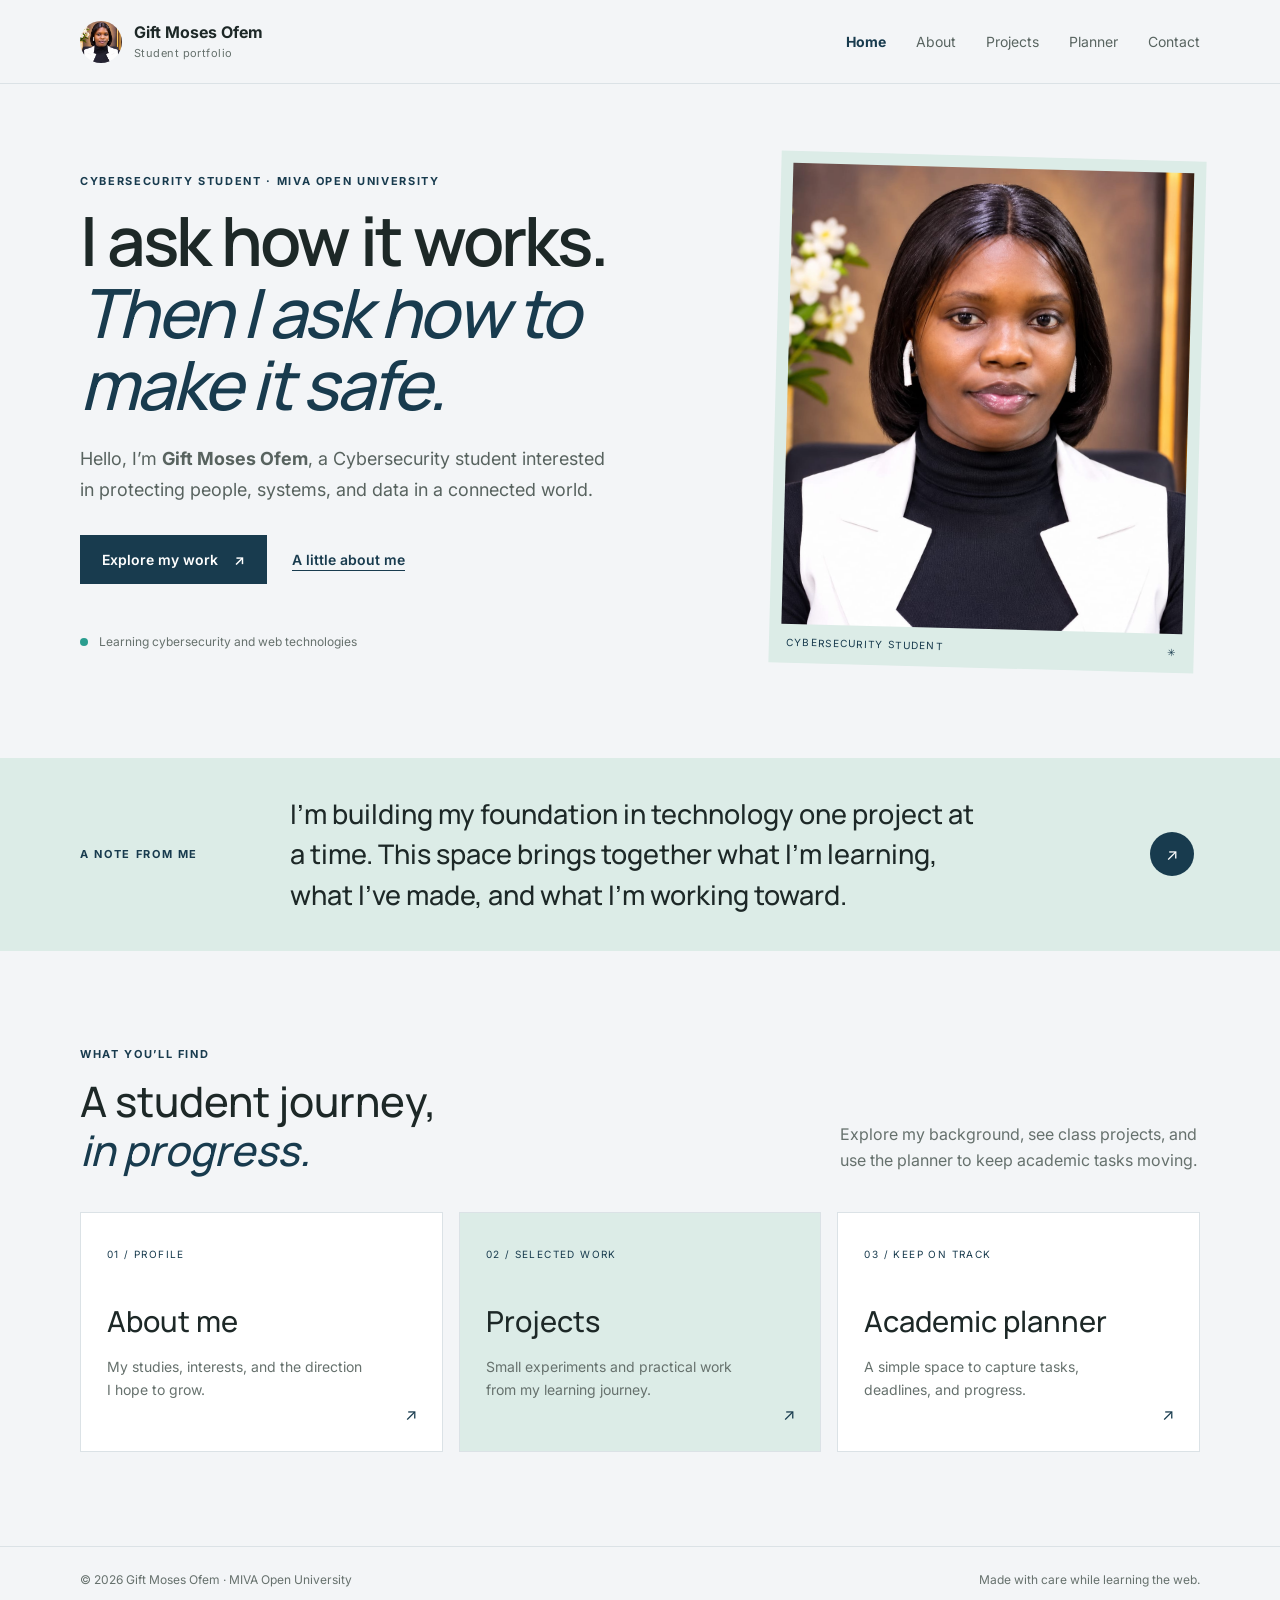
<file: index.html>
<!doctype html>
<html lang="en">
<head>
  <meta charset="utf-8">
  <meta name="viewport" content="width=device-width, initial-scale=1">
  <meta name="description" content="The academic portfolio of Gift Moses Ofem, a Cybersecurity student at MIVA Open University.">
  <title>Gift Moses Ofem | Student Portfolio</title>
  <link rel="stylesheet" href="styles.css">
  <script src="script.js" defer></script>
</head>
<body>
  <header class="site-header"><a class="brand" href="index.html"><img class="brand-mark" src="assets/gift-moses-portrait.jpeg" alt=""><span>Gift Moses Ofem<small>Student portfolio</small></span></a><button class="menu-toggle" aria-expanded="false" aria-controls="site-nav">Menu</button><nav id="site-nav" aria-label="Main navigation"><a aria-current="page" href="index.html">Home</a><a href="about.html">About</a><a href="projects.html">Projects</a><a href="planner.html">Planner</a><a href="contact.html">Contact</a></nav></header>
  <main>
    <section class="hero wrap"><div class="hero-copy"><p class="eyebrow">CYBERSECURITY STUDENT · MIVA OPEN UNIVERSITY</p><h1>I ask how it works.<br><em>Then I ask how to make it safe.</em></h1><p class="lead">Hello, I’m <strong>Gift Moses Ofem</strong>, a Cybersecurity student interested in protecting people, systems, and data in a connected world.</p><div class="actions"><a class="button" href="projects.html">Explore my work <span aria-hidden="true">↗</span></a><a class="text-link" href="about.html">A little about me</a></div><div class="hero-note"><span class="status-dot"></span> Learning cybersecurity and web technologies</div></div><div class="portrait-card"><img src="assets/gift-moses-portrait.jpeg" alt="Studio portrait of Gift Moses Ofem"><div class="portrait-caption"><span>CYBERSECURITY STUDENT</span><span>✳</span></div></div></section>
    <section class="intro-band"><div class="wrap intro-grid"><p class="eyebrow">A NOTE FROM ME</p><p class="intro-text">I’m building my foundation in technology one project at a time. This space brings together what I’m learning, what I’ve made, and what I’m working toward.</p><a class="round-link" href="about.html" aria-label="Read more about me">↗</a></div></section>
    <section class="wrap section-pad"><div class="section-heading"><div><p class="eyebrow">WHAT YOU’LL FIND</p><h2>A student journey,<br><em>in progress.</em></h2></div><p>Explore my background, see class projects, and use the planner to keep academic tasks moving.</p></div><div class="feature-grid"><a class="feature-card" href="about.html"><span class="card-index">01 / PROFILE</span><h3>About me</h3><p>My studies, interests, and the direction I hope to grow.</p><span class="arrow">↗</span></a><a class="feature-card accent" href="projects.html"><span class="card-index">02 / SELECTED WORK</span><h3>Projects</h3><p>Small experiments and practical work from my learning journey.</p><span class="arrow">↗</span></a><a class="feature-card" href="planner.html"><span class="card-index">03 / KEEP ON TRACK</span><h3>Academic planner</h3><p>A simple space to capture tasks, deadlines, and progress.</p><span class="arrow">↗</span></a></div></section>
  </main>
  <footer class="site-footer"><div class="wrap footer-row"><span>© <span data-year></span> Gift Moses Ofem · MIVA Open University</span><span>Made with care while learning the web.</span></div></footer>
</body></html>
</file>
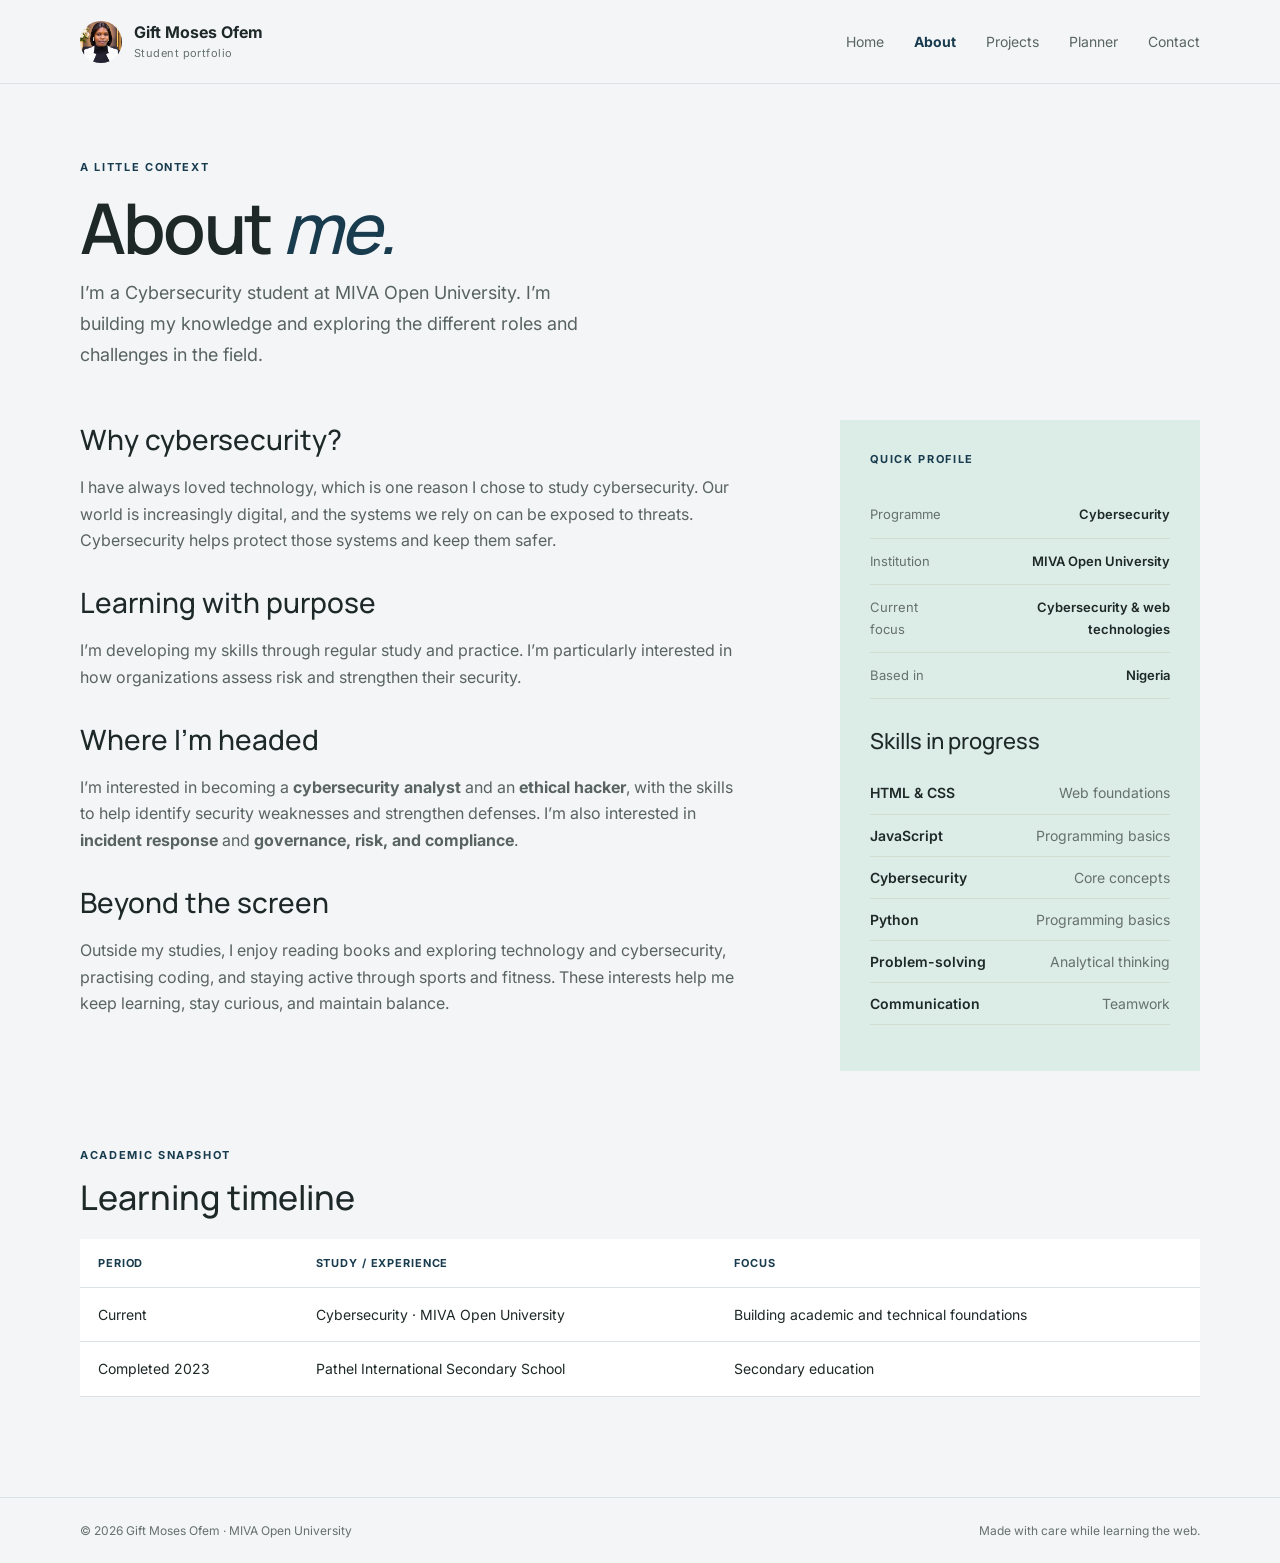
<file: about.html>
<!doctype html>
<html lang="en"><head><meta charset="utf-8"><meta name="viewport" content="width=device-width, initial-scale=1"><meta name="description" content="Learn about Gift Moses Ofem's education, skills, and aspirations."><title>About | Gift Moses Ofem</title><link rel="stylesheet" href="styles.css"><script src="script.js" defer></script></head>
<body><header class="site-header"><a class="brand" href="index.html"><img class="brand-mark" src="assets/gift-moses-portrait.jpeg" alt=""><span>Gift Moses Ofem<small>Student portfolio</small></span></a><button class="menu-toggle" aria-expanded="false" aria-controls="site-nav">Menu</button><nav id="site-nav" aria-label="Main navigation"><a href="index.html">Home</a><a aria-current="page" href="about.html">About</a><a href="projects.html">Projects</a><a href="planner.html">Planner</a><a href="contact.html">Contact</a></nav></header>
<main class="wrap page-main"><section class="page-intro"><p class="eyebrow">A LITTLE CONTEXT</p><h1>About <em>me.</em></h1><p class="lead">I’m a Cybersecurity student at MIVA Open University. I’m building my knowledge and exploring the different roles and challenges in the field.</p></section><section class="about-layout"><div class="about-copy"><h2>Why cybersecurity?</h2><p>I have always loved technology, which is one reason I chose to study cybersecurity. Our world is increasingly digital, and the systems we rely on can be exposed to threats. Cybersecurity helps protect those systems and keep them safer.</p><h2>Learning with purpose</h2><p>I’m developing my skills through regular study and practice. I’m particularly interested in how organizations assess risk and strengthen their security.</p><h2>Where I’m headed</h2><p>I’m interested in becoming a <strong>cybersecurity analyst</strong> and an <strong>ethical hacker</strong>, with the skills to help identify security weaknesses and strengthen defenses. I’m also interested in <strong>incident response</strong> and <strong>governance, risk, and compliance</strong>.</p><h2>Beyond the screen</h2><p>Outside my studies, I enjoy reading books and exploring technology and cybersecurity, practising coding, and staying active through sports and fitness. These interests help me keep learning, stay curious, and maintain balance.</p></div><aside class="profile-panel"><p class="eyebrow">QUICK PROFILE</p><dl><div><dt>Programme</dt><dd>Cybersecurity</dd></div><div><dt>Institution</dt><dd>MIVA Open University</dd></div><div><dt>Current focus</dt><dd>Cybersecurity &amp; web technologies</dd></div><div><dt>Based in</dt><dd>Nigeria</dd></div></dl><h3>Skills in progress</h3><ul class="skill-list"><li>HTML &amp; CSS <span>Web foundations</span></li><li>JavaScript <span>Programming basics</span></li><li>Cybersecurity <span>Core concepts</span></li><li>Python <span>Programming basics</span></li><li>Problem-solving <span>Analytical thinking</span></li><li>Communication <span>Teamwork</span></li></ul></aside></section><section class="table-section"><p class="eyebrow">ACADEMIC SNAPSHOT</p><h2>Learning timeline</h2><div class="table-scroll"><table><thead><tr><th>Period</th><th>Study / experience</th><th>Focus</th></tr></thead><tbody><tr><td>Current</td><td>Cybersecurity · MIVA Open University</td><td>Building academic and technical foundations</td></tr><tr><td>Completed 2023</td><td>Pathel International Secondary School</td><td>Secondary education</td></tr></tbody></table></div></section></main><footer class="site-footer"><div class="wrap footer-row"><span>© <span data-year></span> Gift Moses Ofem · MIVA Open University</span><span>Made with care while learning the web.</span></div></footer></body></html>
</file>
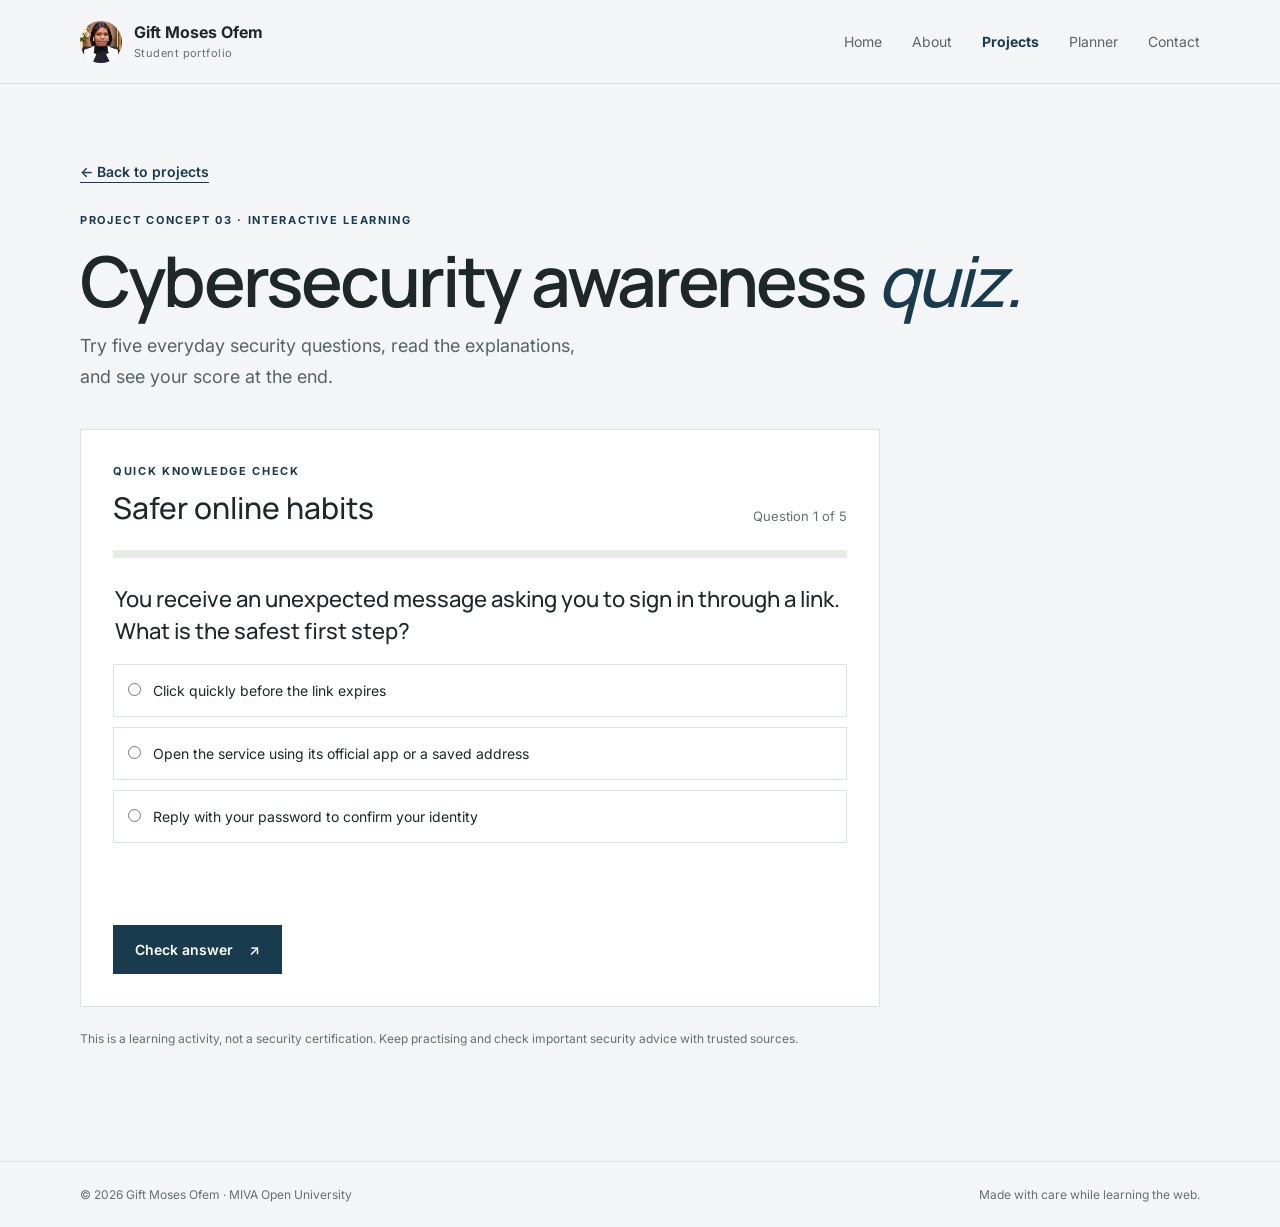
<file: awareness-quiz.html>
<!doctype html>
<html lang="en">
<head>
  <meta charset="utf-8">
  <meta name="viewport" content="width=device-width, initial-scale=1">
  <meta name="description" content="A short cybersecurity awareness quiz by Gift Moses Ofem.">
  <title>Cybersecurity Awareness Quiz | Gift Moses Ofem</title>
  <link rel="stylesheet" href="styles.css">
  <script src="script.js" defer></script>
  <script src="awareness-quiz.js" defer></script>
</head>
<body>
  <header class="site-header">
    <a class="brand" href="index.html"><img class="brand-mark" src="assets/gift-moses-portrait.jpeg" alt=""><span>Gift Moses Ofem<small>Student portfolio</small></span></a>
    <button class="menu-toggle" aria-expanded="false" aria-controls="site-nav">Menu</button>
    <nav id="site-nav" aria-label="Main navigation"><a href="index.html">Home</a><a href="about.html">About</a><a aria-current="page" href="projects.html">Projects</a><a href="planner.html">Planner</a><a href="contact.html">Contact</a></nav>
  </header>
  <main class="wrap page-main quiz-page">
    <a class="back-link" href="projects.html">← Back to projects</a>
    <section class="page-intro">
      <p class="eyebrow">PROJECT CONCEPT 03 · INTERACTIVE LEARNING</p>
      <h1>Cybersecurity awareness <em>quiz.</em></h1>
      <p class="lead">Try five everyday security questions, read the explanations, and see your score at the end.</p>
    </section>
    <section id="quiz-card" class="quiz-card" aria-labelledby="quiz-heading">
      <div class="quiz-heading-row"><div><p class="eyebrow">QUICK KNOWLEDGE CHECK</p><h2 id="quiz-heading">Safer online habits</h2></div><span id="quiz-counter" class="quiz-counter">Question 1 of 5</span></div>
      <div class="quiz-progress" role="progressbar" aria-label="Quiz progress" aria-valuemin="0" aria-valuemax="5" aria-valuenow="0"><span id="quiz-progress-fill"></span></div>
      <form id="quiz-form" class="quiz-form">
        <fieldset id="quiz-options" class="quiz-options"><legend id="quiz-question">Loading question…</legend></fieldset>
        <p id="quiz-feedback" class="quiz-feedback" aria-live="polite"></p>
        <button id="quiz-action" class="button" type="submit">Check answer <span aria-hidden="true">↗</span></button>
      </form>
      <section id="quiz-result" class="quiz-result" aria-live="polite" hidden>
        <p class="eyebrow">QUIZ COMPLETE</p><h2 id="quiz-score"></h2><p id="quiz-summary"></p><button id="quiz-restart" class="button" type="button">Try again <span aria-hidden="true">↻</span></button>
      </section>
    </section>
    <p class="quiz-note">This is a learning activity, not a security certification. Keep practising and check important security advice with trusted sources.</p>
  </main>
  <footer class="site-footer"><div class="wrap footer-row"><span>© <span data-year></span> Gift Moses Ofem · MIVA Open University</span><span>Made with care while learning the web.</span></div></footer>
</body>
</html>
</file>
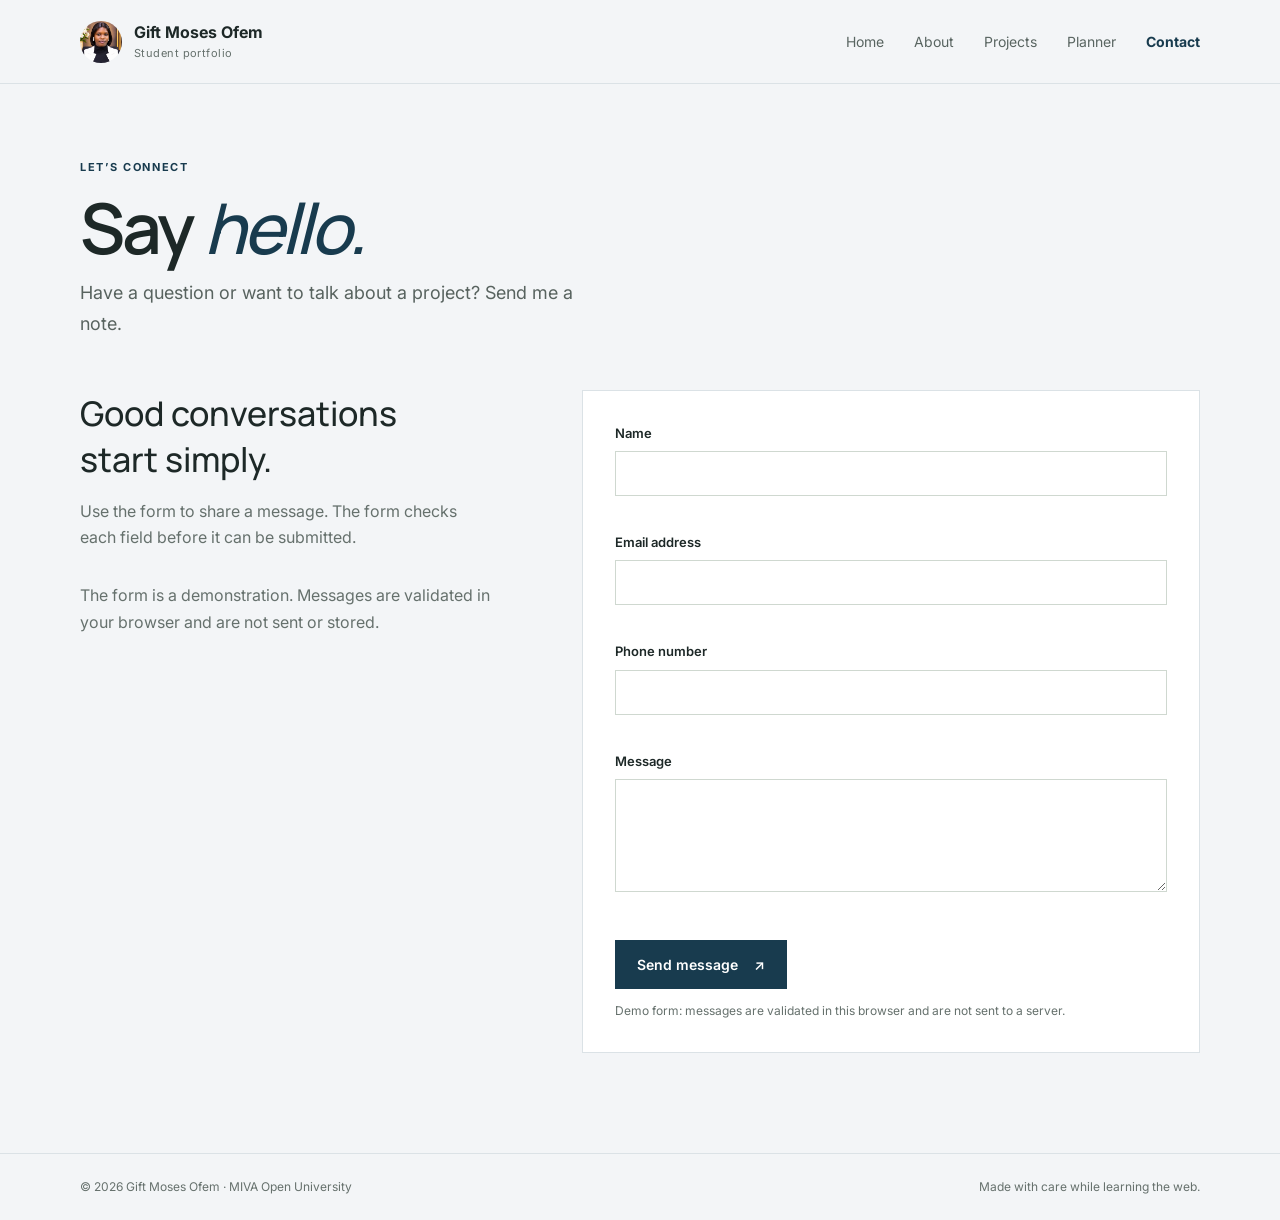
<file: contact.html>
<!doctype html>
<html lang="en"><head><meta charset="utf-8"><meta name="viewport" content="width=device-width, initial-scale=1"><meta name="description" content="Contact Gift Moses Ofem."><title>Contact | Gift Moses Ofem</title><link rel="stylesheet" href="styles.css"><script src="script.js" defer></script></head>
<body><header class="site-header"><a class="brand" href="index.html"><img class="brand-mark" src="assets/gift-moses-portrait.jpeg" alt=""><span>Gift Moses Ofem<small>Student portfolio</small></span></a><button class="menu-toggle" aria-expanded="false" aria-controls="site-nav">Menu</button><nav id="site-nav" aria-label="Main navigation"><a href="index.html">Home</a><a href="about.html">About</a><a href="projects.html">Projects</a><a href="planner.html">Planner</a><a aria-current="page" href="contact.html">Contact</a></nav></header><main class="wrap page-main"><section class="page-intro"><p class="eyebrow">LET’S CONNECT</p><h1>Say <em>hello.</em></h1><p class="lead">Have a question or want to talk about a project? Send me a note.</p></section><section class="contact-layout"><div class="contact-aside"><h2>Good conversations<br>start simply.</h2><p>Use the form to share a message. The form checks each field before it can be submitted.</p><p class="contact-detail">The form is a demonstration. Messages are validated in your browser and are not sent or stored.</p></div><form id="contact-form" class="contact-form" novalidate><div class="field"><label for="name">Name</label><input id="name" name="name" autocomplete="name" required><small class="field-error" id="name-error"></small></div><div class="field"><label for="email">Email address</label><input id="email" name="email" type="email" autocomplete="email" required><small class="field-error" id="email-error"></small></div><div class="field"><label for="phone">Phone number</label><input id="phone" name="phone" type="tel" inputmode="numeric" autocomplete="tel" required><small class="field-error" id="phone-error"></small></div><div class="field"><label for="message">Message</label><textarea id="message" name="message" rows="5" required></textarea><small class="field-error" id="message-error"></small></div><button class="button" type="submit">Send message <span aria-hidden="true">↗</span></button><p id="contact-status" class="form-message" aria-live="polite">Demo form: messages are validated in this browser and are not sent to a server.</p></form></section></main><footer class="site-footer"><div class="wrap footer-row"><span>© <span data-year></span> Gift Moses Ofem · MIVA Open University</span><span>Made with care while learning the web.</span></div></footer></body></html>
</file>
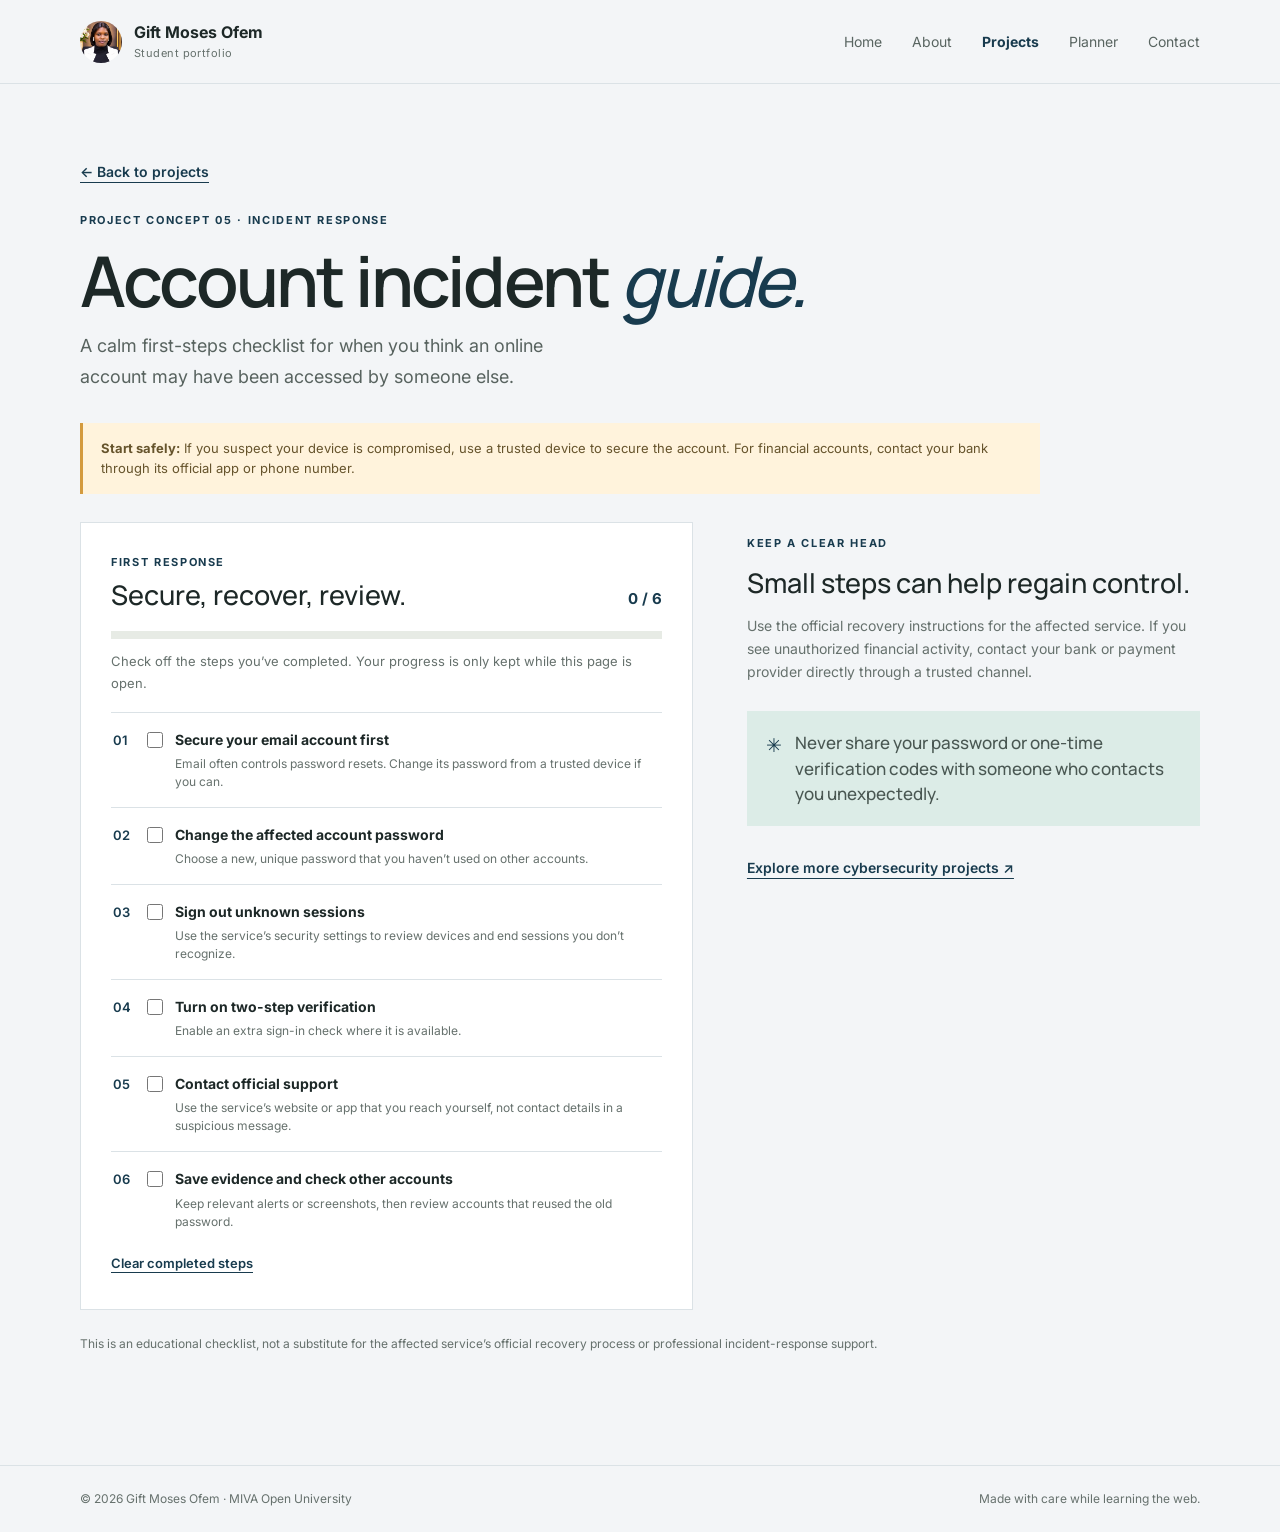
<file: incident-guide.html>
<!doctype html>
<html lang="en">
<head>
  <meta charset="utf-8">
  <meta name="viewport" content="width=device-width, initial-scale=1">
  <meta name="description" content="A calm first-steps guide for a suspected account compromise by Gift Moses Ofem.">
  <title>Account Incident Response Guide | Gift Moses Ofem</title>
  <link rel="stylesheet" href="styles.css">
  <script src="script.js" defer></script>
  <script src="incident-guide.js" defer></script>
</head>
<body>
  <header class="site-header">
    <a class="brand" href="index.html"><img class="brand-mark" src="assets/gift-moses-portrait.jpeg" alt=""><span>Gift Moses Ofem<small>Student portfolio</small></span></a>
    <button class="menu-toggle" aria-expanded="false" aria-controls="site-nav">Menu</button>
    <nav id="site-nav" aria-label="Main navigation"><a href="index.html">Home</a><a href="about.html">About</a><a aria-current="page" href="projects.html">Projects</a><a href="planner.html">Planner</a><a href="contact.html">Contact</a></nav>
  </header>
  <main class="wrap page-main incident-page">
    <a class="back-link" href="projects.html">← Back to projects</a>
    <section class="page-intro">
      <p class="eyebrow">PROJECT CONCEPT 05 · INCIDENT RESPONSE</p>
      <h1>Account incident <em>guide.</em></h1>
      <p class="lead">A calm first-steps checklist for when you think an online account may have been accessed by someone else.</p>
    </section>
    <div class="incident-notice"><strong>Start safely:</strong> If you suspect your device is compromised, use a trusted device to secure the account. For financial accounts, contact your bank through its official app or phone number.</div>
    <section class="incident-layout">
      <div class="incident-card">
        <div class="incident-progress-head"><div><p class="eyebrow">FIRST RESPONSE</p><h2>Secure, recover, review.</h2></div><span id="incident-count" class="incident-count">0 / 6</span></div>
        <div class="incident-progress" role="progressbar" aria-label="Response checklist progress" aria-valuemin="0" aria-valuemax="6" aria-valuenow="0"><span id="incident-progress-fill"></span></div>
        <p id="incident-status" class="incident-status" aria-live="polite">Check off the steps you’ve completed. Your progress is only kept while this page is open.</p>
        <ol class="response-steps">
          <li><label><input type="checkbox"><span><strong>Secure your email account first</strong><small>Email often controls password resets. Change its password from a trusted device if you can.</small></span></label></li>
          <li><label><input type="checkbox"><span><strong>Change the affected account password</strong><small>Choose a new, unique password that you haven’t used on other accounts.</small></span></label></li>
          <li><label><input type="checkbox"><span><strong>Sign out unknown sessions</strong><small>Use the service’s security settings to review devices and end sessions you don’t recognize.</small></span></label></li>
          <li><label><input type="checkbox"><span><strong>Turn on two-step verification</strong><small>Enable an extra sign-in check where it is available.</small></span></label></li>
          <li><label><input type="checkbox"><span><strong>Contact official support</strong><small>Use the service’s website or app that you reach yourself, not contact details in a suspicious message.</small></span></label></li>
          <li><label><input type="checkbox"><span><strong>Save evidence and check other accounts</strong><small>Keep relevant alerts or screenshots, then review accounts that reused the old password.</small></span></label></li>
        </ol>
        <button id="incident-reset" class="clear-button" type="button">Clear completed steps</button>
      </div>
      <aside class="incident-aside"><p class="eyebrow">KEEP A CLEAR HEAD</p><h2>Small steps can help regain control.</h2><p>Use the official recovery instructions for the affected service. If you see unauthorized financial activity, contact your bank or payment provider directly through a trusted channel.</p><div class="mini-tip"><span aria-hidden="true">✳</span><p>Never share your password or one-time verification codes with someone who contacts you unexpectedly.</p></div><a class="text-link" href="projects.html">Explore more cybersecurity projects ↗</a></aside>
    </section>
    <p class="incident-note">This is an educational checklist, not a substitute for the affected service’s official recovery process or professional incident-response support.</p>
  </main>
  <footer class="site-footer"><div class="wrap footer-row"><span>© <span data-year></span> Gift Moses Ofem · MIVA Open University</span><span>Made with care while learning the web.</span></div></footer>
</body>
</html>
</file>
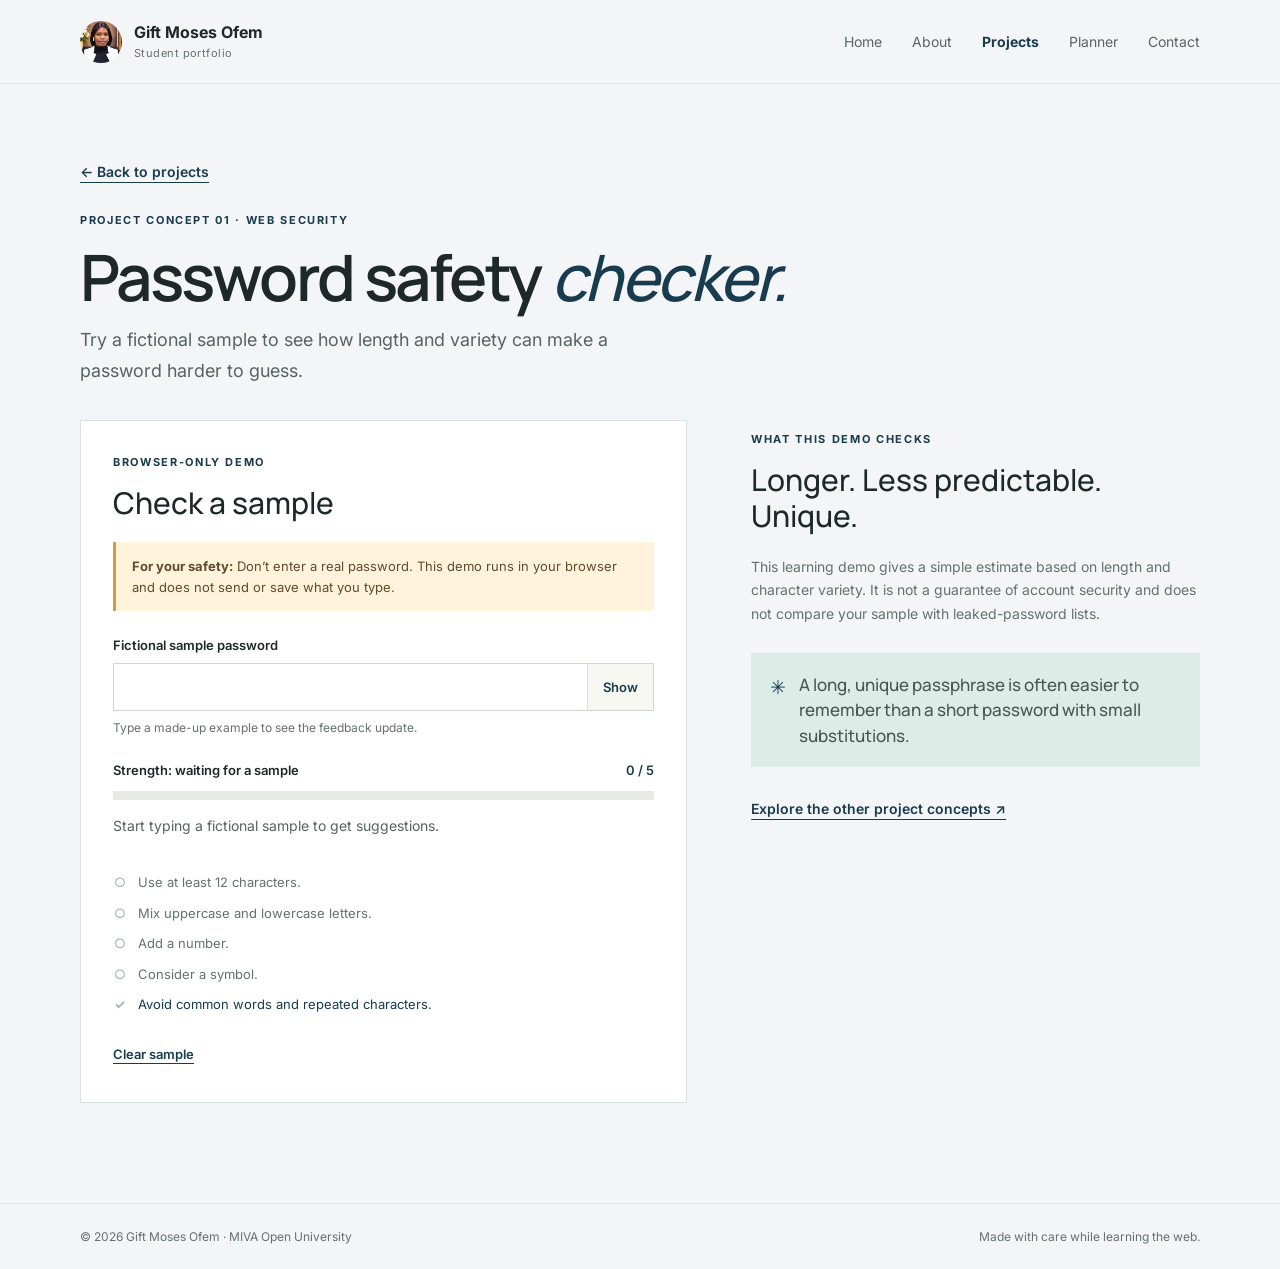
<file: password-checker.html>
<!doctype html>
<html lang="en">
<head>
  <meta charset="utf-8">
  <meta name="viewport" content="width=device-width, initial-scale=1">
  <meta name="description" content="An educational password-strength demo by Gift Moses Ofem.">
  <title>Password Safety Checker | Gift Moses Ofem</title>
  <link rel="stylesheet" href="styles.css">
  <script src="script.js" defer></script>
  <script src="password-checker.js" defer></script>
</head>
<body>
  <header class="site-header">
    <a class="brand" href="index.html"><img class="brand-mark" src="assets/gift-moses-portrait.jpeg" alt=""><span>Gift Moses Ofem<small>Student portfolio</small></span></a>
    <button class="menu-toggle" aria-expanded="false" aria-controls="site-nav">Menu</button>
    <nav id="site-nav" aria-label="Main navigation"><a href="index.html">Home</a><a href="about.html">About</a><a aria-current="page" href="projects.html">Projects</a><a href="planner.html">Planner</a><a href="contact.html">Contact</a></nav>
  </header>
  <main class="wrap page-main checker-page">
    <a class="back-link" href="projects.html">← Back to projects</a>
    <section class="page-intro">
      <p class="eyebrow">PROJECT CONCEPT 01 · WEB SECURITY</p>
      <h1>Password safety <em>checker.</em></h1>
      <p class="lead">Try a fictional sample to see how length and variety can make a password harder to guess.</p>
    </section>
    <section class="checker-layout" aria-labelledby="checker-title">
      <div class="checker-card">
        <p class="eyebrow">BROWSER-ONLY DEMO</p>
        <h2 id="checker-title">Check a sample</h2>
        <div class="safety-notice"><strong>For your safety:</strong> Don’t enter a real password. This demo runs in your browser and does not send or save what you type.</div>
        <label class="checker-label" for="sample-password">Fictional sample password</label>
        <div class="password-input-row">
          <input id="sample-password" type="password" autocomplete="off" autocapitalize="off" spellcheck="false" maxlength="64" aria-describedby="sample-hint strength-label">
          <button id="toggle-visibility" class="visibility-button" type="button" aria-pressed="false">Show</button>
        </div>
        <p id="sample-hint" class="checker-hint">Type a made-up example to see the feedback update.</p>
        <div class="strength-summary">
          <span id="strength-label">Strength: waiting for a sample</span>
          <span id="strength-score" class="strength-score">0 / 5</span>
        </div>
        <div id="strength-meter" class="strength-meter" role="progressbar" aria-label="Sample password strength estimate" aria-valuemin="0" aria-valuemax="5" aria-valuenow="0" aria-valuetext="No sample entered"><span id="strength-fill"></span></div>
        <p id="strength-feedback" class="strength-feedback" aria-live="polite">Start typing a fictional sample to get suggestions.</p>
        <ul class="checker-tips" id="checker-tips" aria-label="Password improvement tips">
          <li data-tip="length">Use at least 12 characters.</li>
          <li data-tip="variety">Mix uppercase and lowercase letters.</li>
          <li data-tip="number">Add a number.</li>
          <li data-tip="symbol">Consider a symbol.</li>
          <li data-tip="unique">Avoid common words and repeated characters.</li>
        </ul>
        <button id="clear-sample" class="clear-button" type="button">Clear sample</button>
      </div>
      <aside class="checker-aside">
        <p class="eyebrow">WHAT THIS DEMO CHECKS</p>
        <h2>Longer. Less predictable. Unique.</h2>
        <p>This learning demo gives a simple estimate based on length and character variety. It is not a guarantee of account security and does not compare your sample with leaked-password lists.</p>
        <div class="mini-tip"><span aria-hidden="true">✳</span><p>A long, unique passphrase is often easier to remember than a short password with small substitutions.</p></div>
        <a class="text-link" href="projects.html">Explore the other project concepts ↗</a>
      </aside>
    </section>
  </main>
  <footer class="site-footer"><div class="wrap footer-row"><span>© <span data-year></span> Gift Moses Ofem · MIVA Open University</span><span>Made with care while learning the web.</span></div></footer>
</body>
</html>
</file>
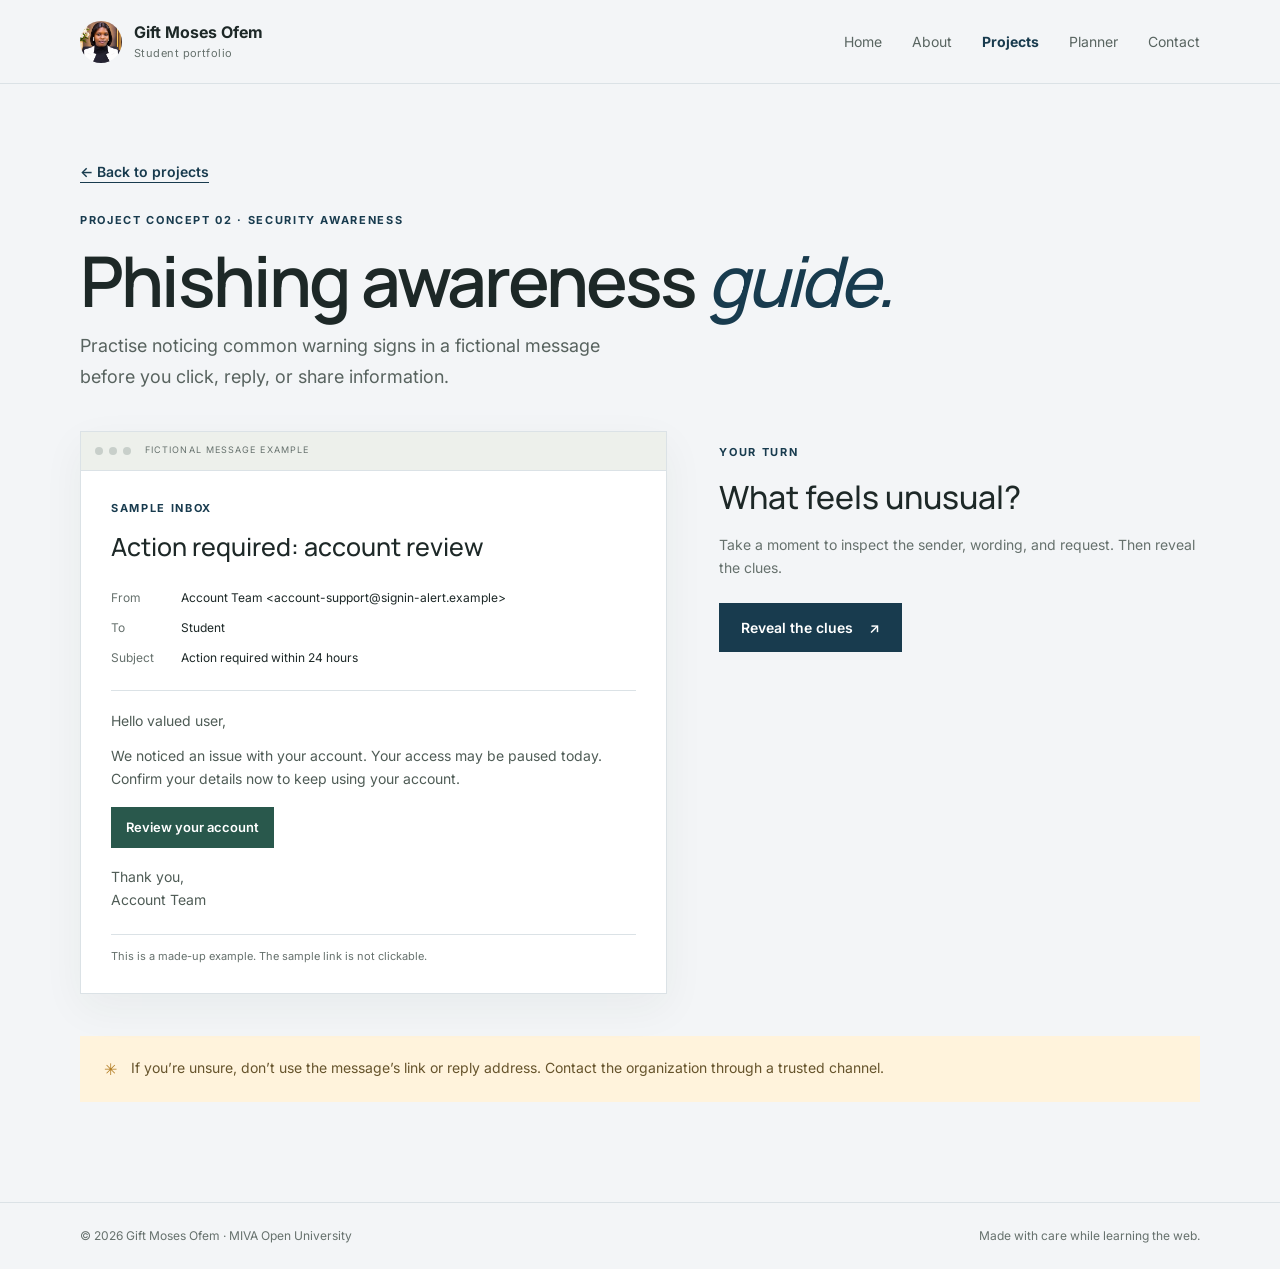
<file: phishing-guide.html>
<!doctype html>
<html lang="en">
<head>
  <meta charset="utf-8">
  <meta name="viewport" content="width=device-width, initial-scale=1">
  <meta name="description" content="An interactive guide to spotting phishing warning signs by Gift Moses Ofem.">
  <title>Phishing Awareness Guide | Gift Moses Ofem</title>
  <link rel="stylesheet" href="styles.css">
  <script src="script.js" defer></script>
  <script src="phishing-guide.js" defer></script>
</head>
<body>
  <header class="site-header">
    <a class="brand" href="index.html"><img class="brand-mark" src="assets/gift-moses-portrait.jpeg" alt=""><span>Gift Moses Ofem<small>Student portfolio</small></span></a>
    <button class="menu-toggle" aria-expanded="false" aria-controls="site-nav">Menu</button>
    <nav id="site-nav" aria-label="Main navigation"><a href="index.html">Home</a><a href="about.html">About</a><a aria-current="page" href="projects.html">Projects</a><a href="planner.html">Planner</a><a href="contact.html">Contact</a></nav>
  </header>
  <main class="wrap page-main phishing-page">
    <a class="back-link" href="projects.html">← Back to projects</a>
    <section class="page-intro">
      <p class="eyebrow">PROJECT CONCEPT 02 · SECURITY AWARENESS</p>
      <h1>Phishing awareness <em>guide.</em></h1>
      <p class="lead">Practise noticing common warning signs in a fictional message before you click, reply, or share information.</p>
    </section>
    <section class="phishing-layout">
      <article class="email-demo" aria-labelledby="email-demo-title">
        <div class="email-topline"><span class="email-dot"></span><span class="email-dot"></span><span class="email-dot"></span><span class="email-window-label">FICTIONAL MESSAGE EXAMPLE</span></div>
        <div class="email-content">
          <p class="eyebrow">SAMPLE INBOX</p>
          <h2 id="email-demo-title">Action required: account review</h2>
          <dl class="email-meta"><div><dt>From</dt><dd>Account Team &lt;account-support@signin-alert.example&gt;</dd></div><div><dt>To</dt><dd>Student</dd></div><div><dt>Subject</dt><dd>Action required within 24 hours</dd></div></dl>
          <div class="email-message"><p>Hello valued user,</p><p>We noticed an issue with your account. Your access may be paused today. Confirm your details now to keep using your account.</p><span class="fake-link" aria-label="Illustrative link; not clickable">Review your account</span><p>Thank you,<br>Account Team</p></div>
          <p class="fiction-note">This is a made-up example. The sample link is not clickable.</p>
        </div>
      </article>
      <aside class="phishing-aside">
        <p class="eyebrow">YOUR TURN</p>
        <h2>What feels unusual?</h2>
        <p>Take a moment to inspect the sender, wording, and request. Then reveal the clues.</p>
        <button id="reveal-clues" class="button" type="button" aria-expanded="false" aria-controls="clue-panel">Reveal the clues <span aria-hidden="true">↗</span></button>
        <div id="clue-panel" class="clue-panel" hidden>
          <h3>Warning signs in this example</h3>
          <ul>
            <li><strong>Unfamiliar sender domain:</strong> the address doesn’t clearly match a known organization.</li>
            <li><strong>Pressure to act quickly:</strong> the message uses a short deadline to rush a decision.</li>
            <li><strong>Generic greeting:</strong> “Hello valued user” doesn’t identify the recipient.</li>
            <li><strong>Asks you to confirm details:</strong> don’t share passwords or sensitive information through an unexpected message.</li>
            <li><strong>Unexpected link:</strong> verify through the organization’s official app or a website address you type yourself.</li>
          </ul>
        </div>
      </aside>
    </section>
    <section class="phishing-reminder"><span aria-hidden="true">✳</span><p>If you’re unsure, don’t use the message’s link or reply address. Contact the organization through a trusted channel.</p></section>
  </main>
  <footer class="site-footer"><div class="wrap footer-row"><span>© <span data-year></span> Gift Moses Ofem · MIVA Open University</span><span>Made with care while learning the web.</span></div></footer>
</body>
</html>
</file>
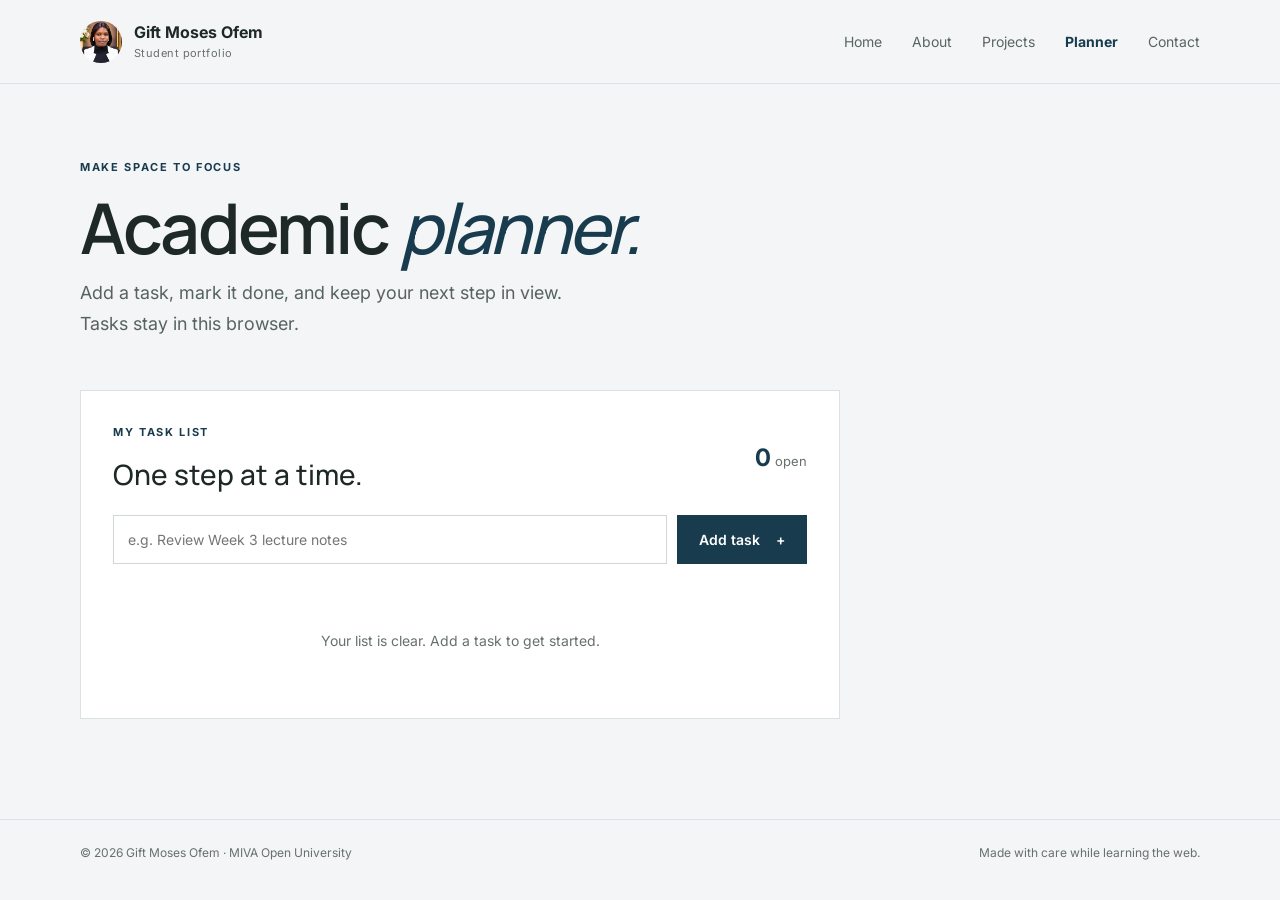
<file: planner.html>
<!doctype html>
<html lang="en"><head><meta charset="utf-8"><meta name="viewport" content="width=device-width, initial-scale=1"><meta name="description" content="An interactive academic task planner."><title>Planner | Gift Moses Ofem</title><link rel="stylesheet" href="styles.css"><script src="script.js" defer></script></head>
<body><header class="site-header"><a class="brand" href="index.html"><img class="brand-mark" src="assets/gift-moses-portrait.jpeg" alt=""><span>Gift Moses Ofem<small>Student portfolio</small></span></a><button class="menu-toggle" aria-expanded="false" aria-controls="site-nav">Menu</button><nav id="site-nav" aria-label="Main navigation"><a href="index.html">Home</a><a href="about.html">About</a><a href="projects.html">Projects</a><a aria-current="page" href="planner.html">Planner</a><a href="contact.html">Contact</a></nav></header><main class="wrap page-main"><section class="page-intro"><p class="eyebrow">MAKE SPACE TO FOCUS</p><h1>Academic <em>planner.</em></h1><p class="lead">Add a task, mark it done, and keep your next step in view. Tasks stay in this browser.</p></section><section class="planner-shell"><div class="planner-top"><div><p class="eyebrow">MY TASK LIST</p><h2>One step at a time.</h2></div><p class="task-count"><span id="remaining-count">0</span> open</p></div><form id="task-form" class="task-form"><label class="sr-only" for="task-input">New task</label><input id="task-input" name="task" type="text" placeholder="e.g. Review Week 3 lecture notes" maxlength="120" required><button class="button" type="submit">Add task <span aria-hidden="true">+</span></button></form><p id="planner-message" class="form-message" aria-live="polite"></p><ul id="task-list" class="task-list" aria-label="Academic tasks"></ul><p id="empty-state" class="empty-state">Your list is clear. Add a task to get started.</p></section></main><footer class="site-footer"><div class="wrap footer-row"><span>© <span data-year></span> Gift Moses Ofem · MIVA Open University</span><span>Made with care while learning the web.</span></div></footer></body></html>
</file>
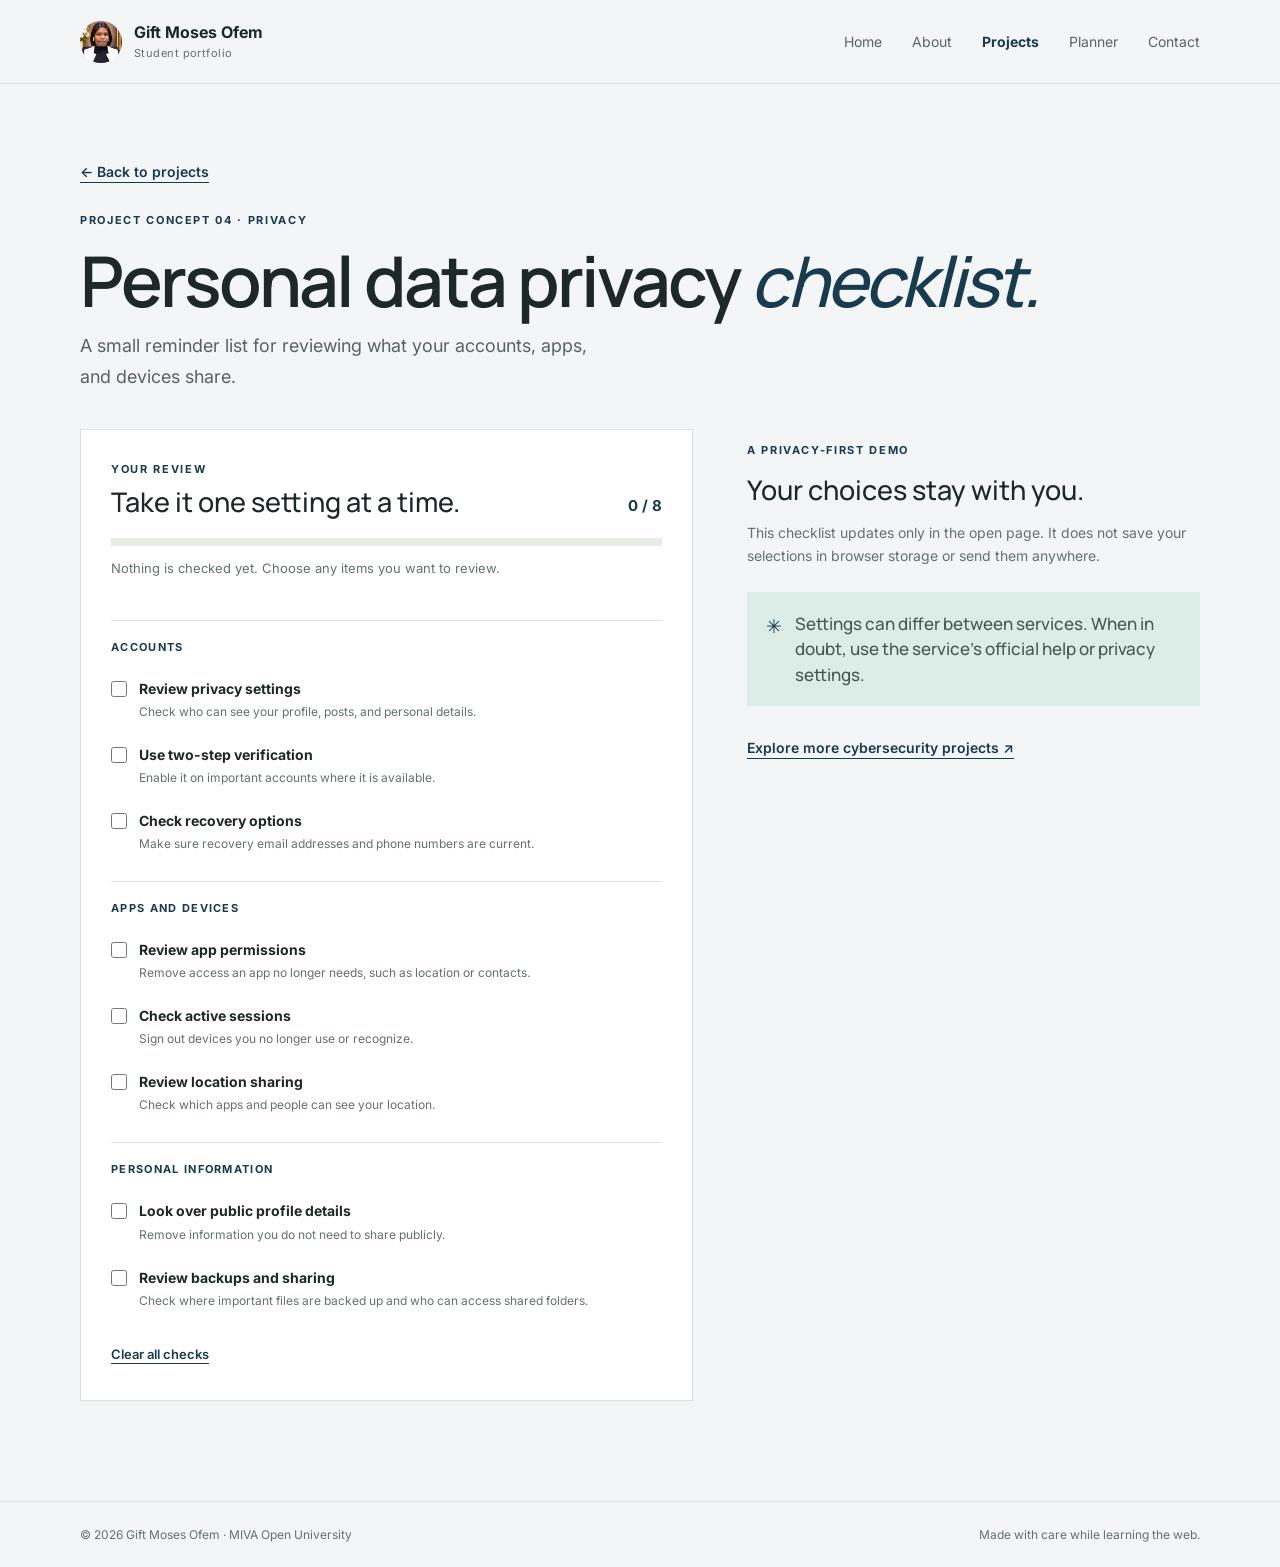
<file: privacy-checklist.html>
<!doctype html>
<html lang="en">
<head>
  <meta charset="utf-8">
  <meta name="viewport" content="width=device-width, initial-scale=1">
  <meta name="description" content="A private, browser-only personal data privacy checklist by Gift Moses Ofem.">
  <title>Personal Data Privacy Checklist | Gift Moses Ofem</title>
  <link rel="stylesheet" href="styles.css">
  <script src="script.js" defer></script>
  <script src="privacy-checklist.js" defer></script>
</head>
<body>
  <header class="site-header">
    <a class="brand" href="index.html"><img class="brand-mark" src="assets/gift-moses-portrait.jpeg" alt=""><span>Gift Moses Ofem<small>Student portfolio</small></span></a>
    <button class="menu-toggle" aria-expanded="false" aria-controls="site-nav">Menu</button>
    <nav id="site-nav" aria-label="Main navigation"><a href="index.html">Home</a><a href="about.html">About</a><a aria-current="page" href="projects.html">Projects</a><a href="planner.html">Planner</a><a href="contact.html">Contact</a></nav>
  </header>
  <main class="wrap page-main privacy-page">
    <a class="back-link" href="projects.html">← Back to projects</a>
    <section class="page-intro">
      <p class="eyebrow">PROJECT CONCEPT 04 · PRIVACY</p>
      <h1>Personal data privacy <em>checklist.</em></h1>
      <p class="lead">A small reminder list for reviewing what your accounts, apps, and devices share.</p>
    </section>
    <section class="privacy-layout">
      <div class="privacy-check-card">
        <div class="privacy-progress-head"><div><p class="eyebrow">YOUR REVIEW</p><h2>Take it one setting at a time.</h2></div><span id="privacy-count" class="privacy-count">0 / 8</span></div>
        <div class="privacy-progress" role="progressbar" aria-label="Checklist progress" aria-valuemin="0" aria-valuemax="8" aria-valuenow="0"><span id="privacy-progress-fill"></span></div>
        <p id="privacy-status" class="privacy-status" aria-live="polite">Nothing is checked yet. Choose any items you want to review.</p>
        <div class="privacy-group"><h3>Accounts</h3>
          <label class="privacy-item"><input type="checkbox"><span><strong>Review privacy settings</strong><small>Check who can see your profile, posts, and personal details.</small></span></label>
          <label class="privacy-item"><input type="checkbox"><span><strong>Use two-step verification</strong><small>Enable it on important accounts where it is available.</small></span></label>
          <label class="privacy-item"><input type="checkbox"><span><strong>Check recovery options</strong><small>Make sure recovery email addresses and phone numbers are current.</small></span></label>
        </div>
        <div class="privacy-group"><h3>Apps and devices</h3>
          <label class="privacy-item"><input type="checkbox"><span><strong>Review app permissions</strong><small>Remove access an app no longer needs, such as location or contacts.</small></span></label>
          <label class="privacy-item"><input type="checkbox"><span><strong>Check active sessions</strong><small>Sign out devices you no longer use or recognize.</small></span></label>
          <label class="privacy-item"><input type="checkbox"><span><strong>Review location sharing</strong><small>Check which apps and people can see your location.</small></span></label>
        </div>
        <div class="privacy-group"><h3>Personal information</h3>
          <label class="privacy-item"><input type="checkbox"><span><strong>Look over public profile details</strong><small>Remove information you do not need to share publicly.</small></span></label>
          <label class="privacy-item"><input type="checkbox"><span><strong>Review backups and sharing</strong><small>Check where important files are backed up and who can access shared folders.</small></span></label>
        </div>
        <button id="privacy-reset" class="clear-button" type="button">Clear all checks</button>
      </div>
      <aside class="privacy-aside"><p class="eyebrow">A PRIVACY-FIRST DEMO</p><h2>Your choices stay with you.</h2><p>This checklist updates only in the open page. It does not save your selections in browser storage or send them anywhere.</p><div class="mini-tip"><span aria-hidden="true">✳</span><p>Settings can differ between services. When in doubt, use the service’s official help or privacy settings.</p></div><a class="text-link" href="projects.html">Explore more cybersecurity projects ↗</a></aside>
    </section>
  </main>
  <footer class="site-footer"><div class="wrap footer-row"><span>© <span data-year></span> Gift Moses Ofem · MIVA Open University</span><span>Made with care while learning the web.</span></div></footer>
</body>
</html>
</file>
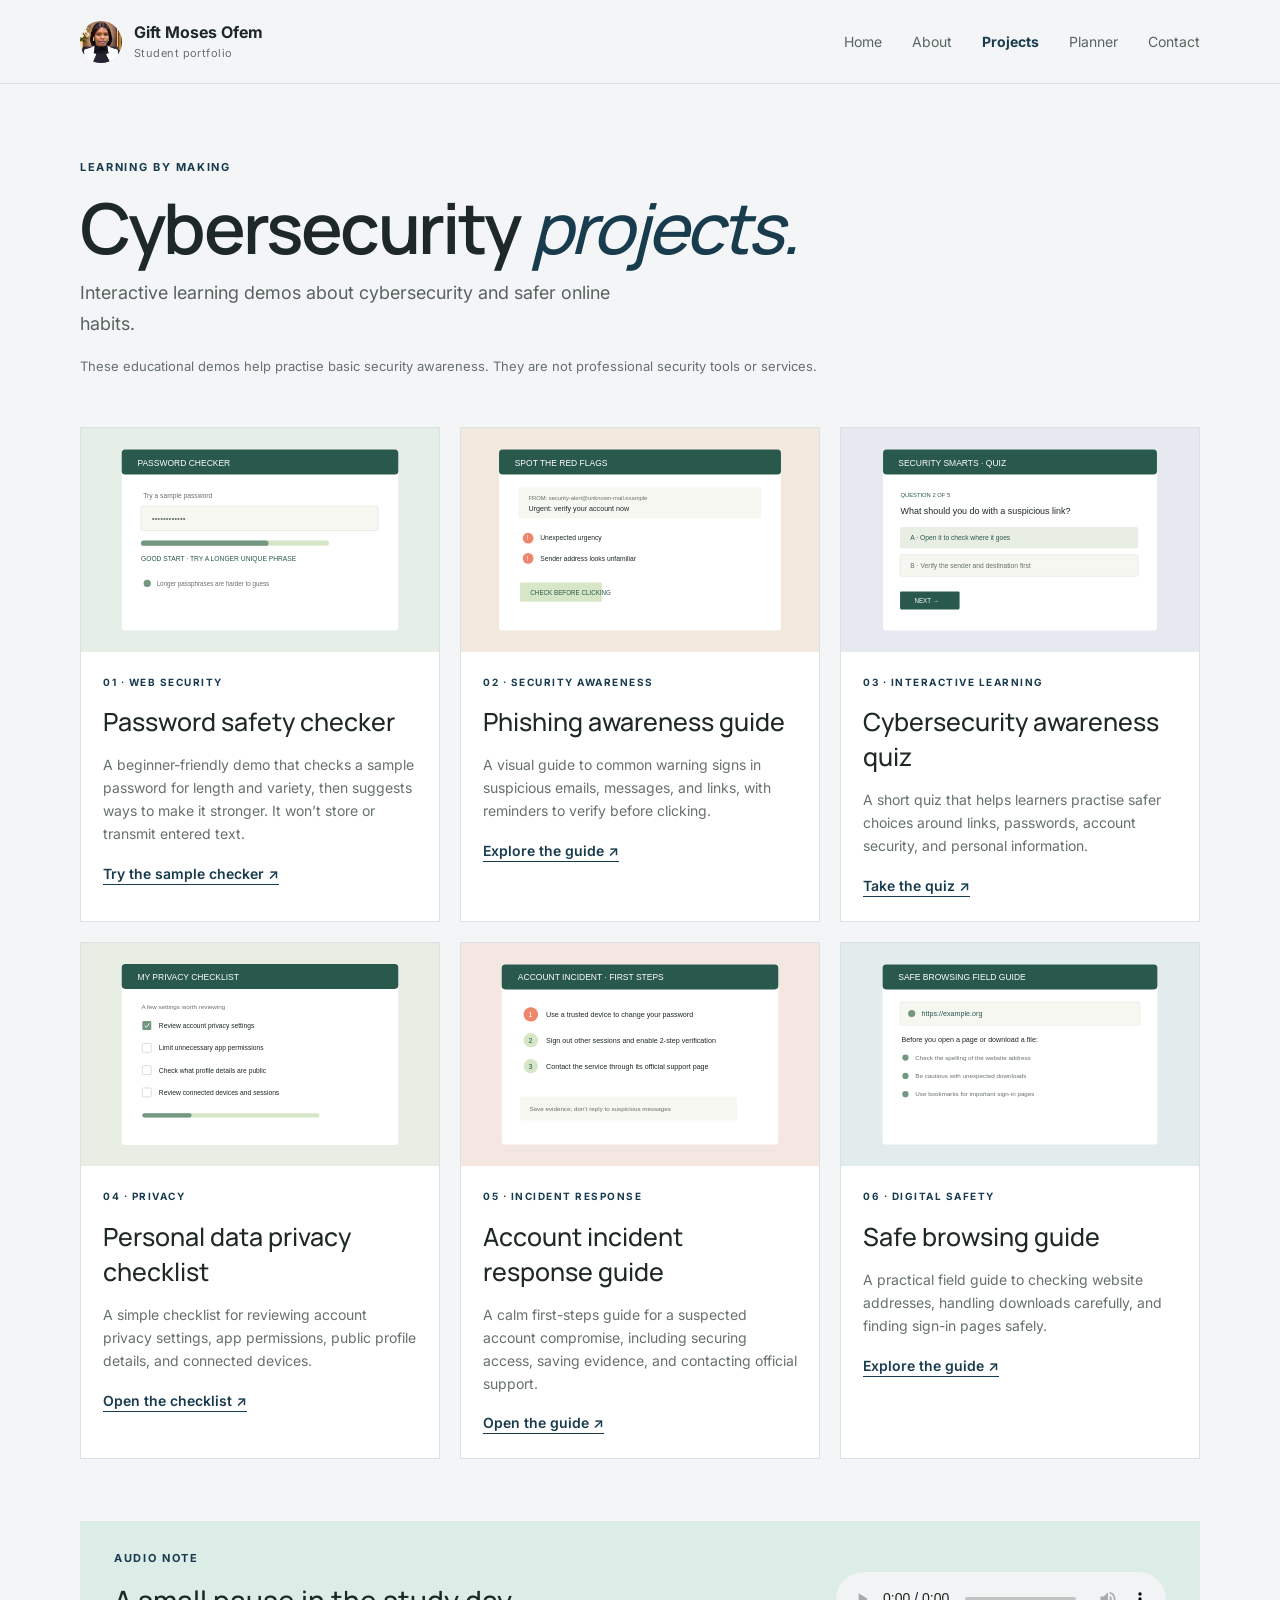
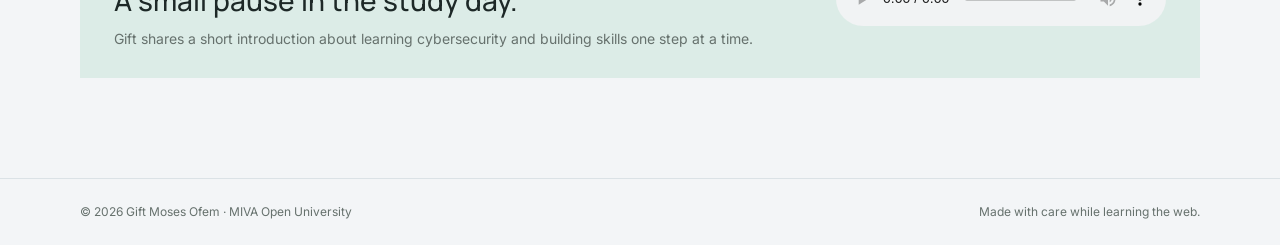
<file: projects.html>
<!doctype html>
<html lang="en">
<head>
  <meta charset="utf-8">
  <meta name="viewport" content="width=device-width, initial-scale=1">
  <meta name="description" content="Cybersecurity learning project concepts by Gift Moses Ofem.">
  <title>Projects | Gift Moses Ofem</title>
  <link rel="stylesheet" href="styles.css">
  <script src="script.js" defer></script>
</head>
<body>
  <header class="site-header">
    <a class="brand" href="index.html"><img class="brand-mark" src="assets/gift-moses-portrait.jpeg" alt=""><span>Gift Moses Ofem<small>Student portfolio</small></span></a>
    <button class="menu-toggle" aria-expanded="false" aria-controls="site-nav">Menu</button>
    <nav id="site-nav" aria-label="Main navigation"><a href="index.html">Home</a><a href="about.html">About</a><a aria-current="page" href="projects.html">Projects</a><a href="planner.html">Planner</a><a href="contact.html">Contact</a></nav>
  </header>
  <main class="wrap page-main">
    <section class="page-intro">
      <p class="eyebrow">LEARNING BY MAKING</p>
      <h1>Cybersecurity <em>projects.</em></h1>
      <p class="lead">Interactive learning demos about cybersecurity and safer online habits.</p>
      <p class="project-disclaimer">These educational demos help practise basic security awareness. They are not professional security tools or services.</p>
    </section>
    <section class="project-grid" aria-label="Cybersecurity project concepts">
      <article class="project-card"><img src="assets/project-password.svg" alt="Preview of a password safety checker interface"><div class="project-body"><p class="eyebrow">01 · WEB SECURITY</p><h2>Password safety checker</h2><p>A beginner-friendly demo that checks a sample password for length and variety, then suggests ways to make it stronger. It won’t store or transmit entered text.</p><a class="text-link" href="password-checker.html">Try the sample checker ↗</a></div></article>
      <article class="project-card"><img src="assets/project-phishing.svg" alt="Preview showing warning signs in a suspicious email"><div class="project-body"><p class="eyebrow">02 · SECURITY AWARENESS</p><h2>Phishing awareness guide</h2><p>A visual guide to common warning signs in suspicious emails, messages, and links, with reminders to verify before clicking.</p><a class="text-link" href="phishing-guide.html">Explore the guide ↗</a></div></article>
      <article class="project-card"><img src="assets/project-quiz.svg" alt="Preview of a cybersecurity awareness quiz question"><div class="project-body"><p class="eyebrow">03 · INTERACTIVE LEARNING</p><h2>Cybersecurity awareness quiz</h2><p>A short quiz that helps learners practise safer choices around links, passwords, account security, and personal information.</p><a class="text-link" href="awareness-quiz.html">Take the quiz ↗</a></div></article>
      <article class="project-card"><img src="assets/project-privacy.svg" alt="Preview of a personal data privacy checklist"><div class="project-body"><p class="eyebrow">04 · PRIVACY</p><h2>Personal data privacy checklist</h2><p>A simple checklist for reviewing account privacy settings, app permissions, public profile details, and connected devices.</p><a class="text-link" href="privacy-checklist.html">Open the checklist ↗</a></div></article>
      <article class="project-card"><img src="assets/project-incident.svg" alt="Preview of a step-by-step account incident response guide"><div class="project-body"><p class="eyebrow">05 · INCIDENT RESPONSE</p><h2>Account incident response guide</h2><p>A calm first-steps guide for a suspected account compromise, including securing access, saving evidence, and contacting official support.</p><a class="text-link" href="incident-guide.html">Open the guide ↗</a></div></article>
      <article class="project-card"><img src="assets/project-browsing.svg" alt="Preview of a safe browsing field guide"><div class="project-body"><p class="eyebrow">06 · DIGITAL SAFETY</p><h2>Safe browsing guide</h2><p>A practical field guide to checking website addresses, handling downloads carefully, and finding sign-in pages safely.</p><a class="text-link" href="safe-browsing.html">Explore the guide ↗</a></div></article>
    </section>
    <section class="media-note"><div><p class="eyebrow">AUDIO NOTE</p><h2>A small pause in the study day.</h2><p>Gift shares a short introduction about learning cybersecurity and building skills one step at a time.</p></div><audio controls aria-label="Gift Moses Ofem's portfolio introduction"><source src="assets/gift-moses-introduction.aac" type="audio/aac">Your browser does not support this audio format. Try a recent version of Chrome, Edge, or Safari.</audio></section>
  </main>
  <footer class="site-footer"><div class="wrap footer-row"><span>© <span data-year></span> Gift Moses Ofem · MIVA Open University</span><span>Made with care while learning the web.</span></div></footer>
</body>
</html>
</file>
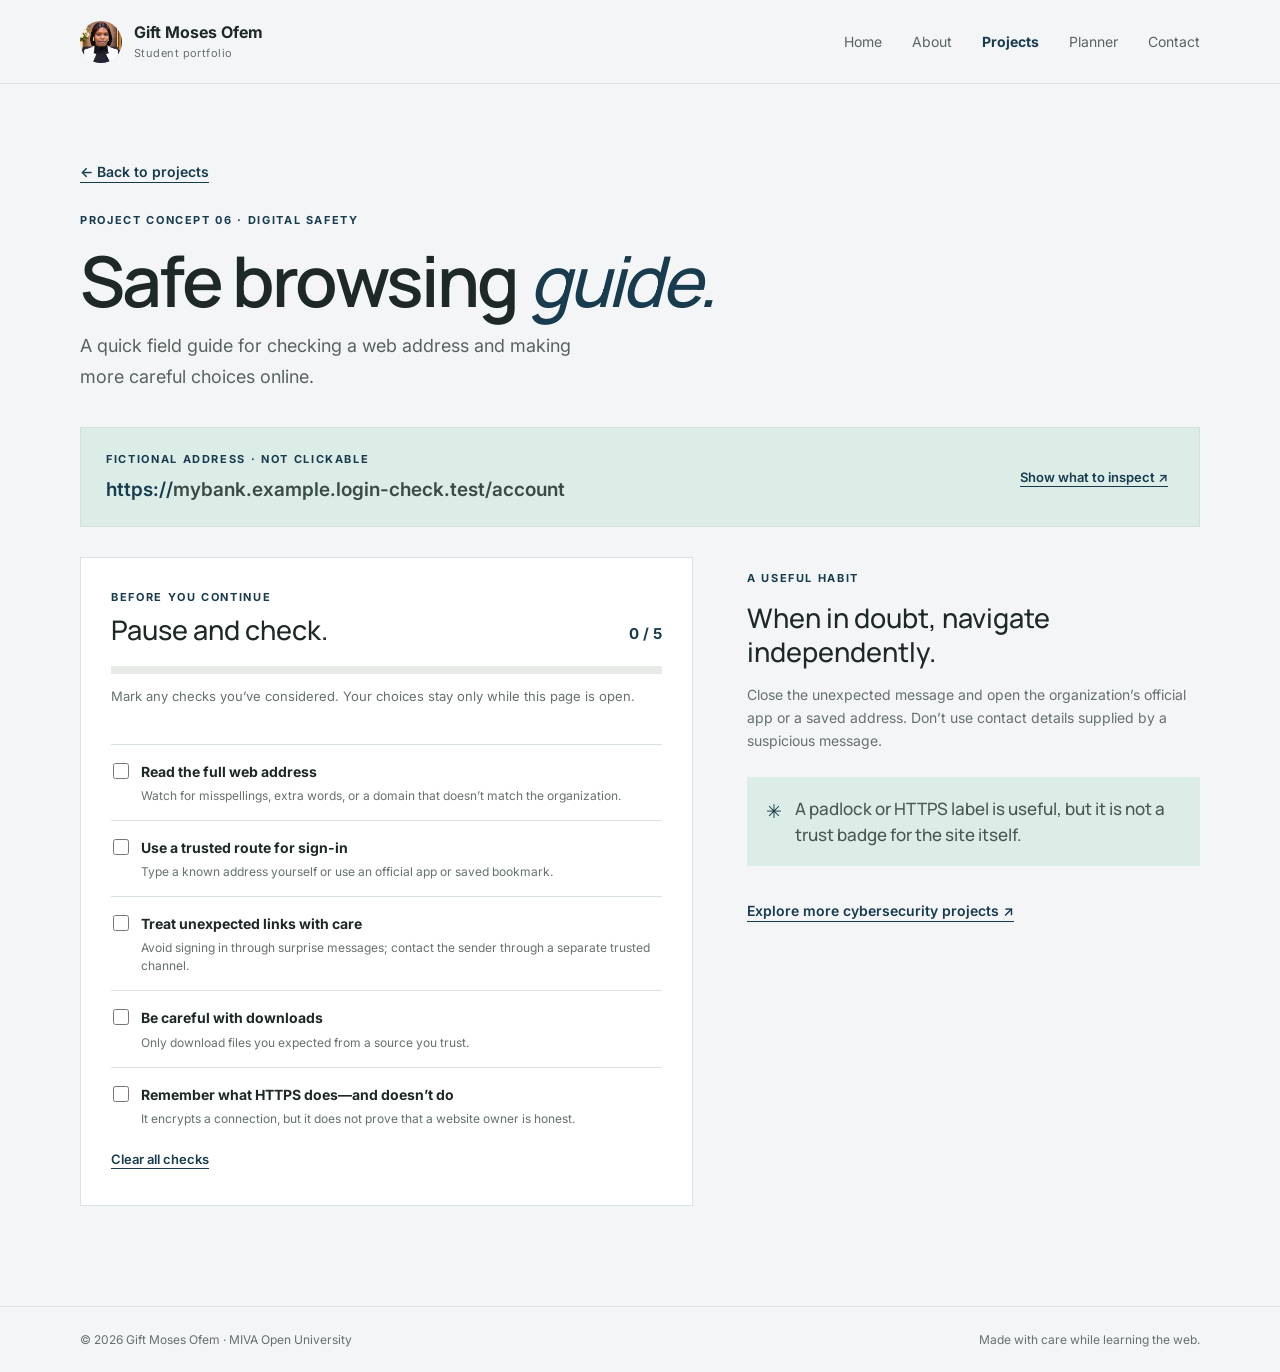
<file: safe-browsing.html>
<!doctype html>
<html lang="en">
<head>
  <meta charset="utf-8">
  <meta name="viewport" content="width=device-width, initial-scale=1">
  <meta name="description" content="A practical safe browsing field guide by Gift Moses Ofem.">
  <title>Safe Browsing Guide | Gift Moses Ofem</title>
  <link rel="stylesheet" href="styles.css">
  <script src="script.js" defer></script>
  <script src="safe-browsing.js" defer></script>
</head>
<body>
  <header class="site-header">
    <a class="brand" href="index.html"><img class="brand-mark" src="assets/gift-moses-portrait.jpeg" alt=""><span>Gift Moses Ofem<small>Student portfolio</small></span></a>
    <button class="menu-toggle" aria-expanded="false" aria-controls="site-nav">Menu</button>
    <nav id="site-nav" aria-label="Main navigation"><a href="index.html">Home</a><a href="about.html">About</a><a aria-current="page" href="projects.html">Projects</a><a href="planner.html">Planner</a><a href="contact.html">Contact</a></nav>
  </header>
  <main class="wrap page-main browsing-page">
    <a class="back-link" href="projects.html">← Back to projects</a>
    <section class="page-intro">
      <p class="eyebrow">PROJECT CONCEPT 06 · DIGITAL SAFETY</p>
      <h1>Safe browsing <em>guide.</em></h1>
      <p class="lead">A quick field guide for checking a web address and making more careful choices online.</p>
    </section>
    <section class="address-example">
      <div><p class="eyebrow">FICTIONAL ADDRESS · NOT CLICKABLE</p><p class="sample-url"><span>https://</span>mybank.example.login-check.test/account</p></div>
      <button id="address-clues-button" class="text-button" type="button" aria-expanded="false" aria-controls="address-clues">Show what to inspect <span aria-hidden="true">↗</span></button>
      <div id="address-clues" class="address-clues" hidden><p>The registered-looking words at the beginning don’t prove who owns the site. Read the hostname from right to left: this example ends in <strong>login-check.test</strong>. It is fictional and uses the reserved <code>.test</code> domain.</p></div>
    </section>
    <section class="browsing-layout">
      <div class="browsing-check-card">
        <div class="browsing-head"><div><p class="eyebrow">BEFORE YOU CONTINUE</p><h2>Pause and check.</h2></div><span id="browsing-count" class="browsing-count">0 / 5</span></div>
        <div class="browsing-progress" role="progressbar" aria-label="Safe browsing checklist progress" aria-valuemin="0" aria-valuemax="5" aria-valuenow="0"><span id="browsing-progress-fill"></span></div>
        <p id="browsing-status" class="browsing-status" aria-live="polite">Mark any checks you’ve considered. Your choices stay only while this page is open.</p>
        <div class="browsing-items">
          <label><input type="checkbox"><span><strong>Read the full web address</strong><small>Watch for misspellings, extra words, or a domain that doesn’t match the organization.</small></span></label>
          <label><input type="checkbox"><span><strong>Use a trusted route for sign-in</strong><small>Type a known address yourself or use an official app or saved bookmark.</small></span></label>
          <label><input type="checkbox"><span><strong>Treat unexpected links with care</strong><small>Avoid signing in through surprise messages; contact the sender through a separate trusted channel.</small></span></label>
          <label><input type="checkbox"><span><strong>Be careful with downloads</strong><small>Only download files you expected from a source you trust.</small></span></label>
          <label><input type="checkbox"><span><strong>Remember what HTTPS does—and doesn’t do</strong><small>It encrypts a connection, but it does not prove that a website owner is honest.</small></span></label>
        </div>
        <button id="browsing-reset" class="clear-button" type="button">Clear all checks</button>
      </div>
      <aside class="browsing-aside"><p class="eyebrow">A USEFUL HABIT</p><h2>When in doubt, navigate independently.</h2><p>Close the unexpected message and open the organization’s official app or a saved address. Don’t use contact details supplied by a suspicious message.</p><div class="mini-tip"><span aria-hidden="true">✳</span><p>A padlock or HTTPS label is useful, but it is not a trust badge for the site itself.</p></div><a class="text-link" href="projects.html">Explore more cybersecurity projects ↗</a></aside>
    </section>
  </main>
  <footer class="site-footer"><div class="wrap footer-row"><span>© <span data-year></span> Gift Moses Ofem · MIVA Open University</span><span>Made with care while learning the web.</span></div></footer>
</body>
</html>
</file>
<file: styles.css>
@import url('https://fonts.googleapis.com/css2?family=Inter:wght@400;500;600;700&family=Manrope:wght@400;500;600;700&display=swap');
:root{--ink:#1d2827;--muted:#66716d;--paper:#f3f5f7;--white:#fff;--green:#183b4e;--lime:#dcece7;--coral:#2a9d8f;--line:#dbe2e6;--serif:'Manrope',system-ui,sans-serif;--sans:'Inter',Arial,sans-serif}*{box-sizing:border-box}html{scroll-behavior:smooth}body{margin:0;background:var(--paper);color:var(--ink);font:16px/1.65 var(--sans)}a{color:inherit}.wrap{width:min(1120px,calc(100% - 48px));margin-inline:auto}.site-header{height:84px;padding-inline:max(24px,calc((100% - 1120px)/2));display:flex;align-items:center;justify-content:space-between;border-bottom:1px solid var(--line);background:rgba(243,245,247,.94);position:sticky;top:0;z-index:5;backdrop-filter:blur(12px)}.brand{display:flex;gap:12px;align-items:center;text-decoration:none;font-weight:700;line-height:1.2}.brand small{display:block;color:var(--muted);font-size:11px;font-weight:400;margin-top:4px;letter-spacing:.04em}.brand-mark{display:block;width:42px;height:42px;object-fit:cover;object-position:center;border-radius:50%;flex:none}nav{display:flex;gap:30px}nav a{text-decoration:none;color:#596561;font-size:14px;transition:color .2s}nav a:hover,nav a[aria-current=page]{color:var(--green);font-weight:700}.menu-toggle{display:none}.hero{display:grid;grid-template-columns:1.1fr .9fr;gap:70px;align-items:center;padding-block:72px 90px}.eyebrow{margin:0 0 14px;color:var(--green);font-size:11px;font-weight:700;letter-spacing:.15em}.hero h1,.page-intro h1{font:600 clamp(48px,7vw,82px)/1.06 var(--serif);letter-spacing:-.04em;margin:0 0 24px}.hero h1{font-size:clamp(42px,6vw,68px)}.hero h1 em,.page-intro h1 em,.section-heading h2 em{color:var(--green);font-weight:500}.lead{font-size:18px;line-height:1.7;color:#58635f;max-width:530px}.actions{display:flex;align-items:center;gap:25px;margin-top:30px}.button{display:inline-flex;align-items:center;justify-content:center;gap:16px;min-height:49px;padding:0 21px;background:var(--green);border:1px solid var(--green);color:white;text-decoration:none;font:600 14px var(--sans);cursor:pointer;transition:background .2s,transform .2s}.button:hover{background:#112d3c;transform:translateY(-2px)}.text-link{color:var(--green);text-underline-offset:5px;font-weight:600;font-size:14px}.hero-note{margin-top:48px;color:var(--muted);font-size:12px}.status-dot{display:inline-block;width:8px;height:8px;margin-right:8px;border-radius:50%;background:#2a9d8f}.portrait-card{max-width:425px;justify-self:end;width:100%;padding:12px;background:#dcece7;transform:rotate(1.5deg)}.portrait-card img{display:block;width:100%;aspect-ratio:4/4.6;object-fit:cover}.portrait-caption{display:flex;justify-content:space-between;padding:10px 5px 0;font-size:10px;letter-spacing:.13em;color:var(--green)}.intro-band{background:#dcece7;padding:36px 0}.intro-grid{display:grid;grid-template-columns:180px 1fr 50px;gap:30px;align-items:center}.intro-grid .eyebrow{margin:0}.intro-text{max-width:690px;font:500 clamp(19px,2.5vw,27px)/1.5 var(--serif);margin:0}.round-link{width:44px;height:44px;border-radius:50%;display:grid;place-items:center;background:var(--green);color:#fff;text-decoration:none}.section-pad{padding-block:94px}.section-heading{display:flex;align-items:end;justify-content:space-between;gap:30px;margin-bottom:38px}.section-heading h2,.table-section h2{font:500 42px/1.15 var(--serif);margin:0}.section-heading>p{color:var(--muted);max-width:360px;margin:0}.feature-grid{display:grid;grid-template-columns:repeat(3,1fr);gap:16px}.feature-card{position:relative;min-height:240px;padding:26px;background:#fff;border:1px solid var(--line);text-decoration:none;transition:transform .2s,box-shadow .2s}.feature-card:hover,.project-card:hover{transform:translateY(-4px);box-shadow:0 15px 35px #24372c12}.feature-card.accent{background:#dcece7}.card-index{font-size:10px;color:var(--green);letter-spacing:.14em}.feature-card h3{font:500 29px var(--serif);margin:36px 0 8px}.feature-card p{font-size:14px;color:var(--muted);max-width:260px}.arrow{position:absolute;right:25px;bottom:23px;color:var(--green)}.site-footer{border-top:1px solid var(--line);padding:23px 0;color:var(--muted);font-size:12px}.footer-row{display:flex;justify-content:space-between;gap:15px}.page-main{padding-block:74px 100px;min-height:calc(100vh - 170px)}.page-intro{margin-bottom:50px}.page-intro h1{font-size:clamp(48px,6vw,70px);margin-bottom:14px}.page-intro .lead{margin:0}.about-layout{display:grid;grid-template-columns:1.3fr .7fr;gap:90px}.about-copy h2,.profile-panel h3,.media-note h2,.contact-aside h2{font:500 28px var(--serif);margin:30px 0 10px}.about-copy h2:first-child{margin-top:0}.about-copy p{color:#59635f}.profile-panel{background:#dcece7;padding:30px}.profile-panel .eyebrow{margin-bottom:24px}.profile-panel dl{margin:0}.profile-panel dl div{display:flex;justify-content:space-between;gap:16px;padding:12px 0;border-bottom:1px solid #d2ddd1;font-size:13px}.profile-panel dt{color:var(--muted)}.profile-panel dd{margin:0;text-align:right;font-weight:600}.profile-panel h3{font-size:22px;margin-top:27px}.skill-list{padding:0;list-style:none}.skill-list li{padding:9px 0;border-bottom:1px solid #d2ddd1;font-weight:600;font-size:14px}.skill-list span{float:right;color:var(--muted);font-weight:400}.table-section{margin-top:75px}.table-section h2{font-size:34px;margin-bottom:22px}.table-scroll{overflow-x:auto}table{border-collapse:collapse;width:100%;background:#fff;font-size:14px}th,td{text-align:left;padding:15px 18px;border-bottom:1px solid var(--line)}th{font-size:11px;letter-spacing:.08em;color:var(--green);text-transform:uppercase}.project-grid{display:grid;grid-template-columns:repeat(3,1fr);gap:20px}.project-card{background:white;border:1px solid var(--line);transition:transform .2s,box-shadow .2s}.project-card>img{width:100%;display:block;aspect-ratio:1.6;object-fit:cover}.project-body{padding:22px}.project-body .eyebrow{font-size:10px}.project-body h2{font:500 25px var(--serif);margin:6px 0}.project-body p:not(.eyebrow){font-size:14px;color:var(--muted);min-height:70px}.media-note{margin-top:62px;padding:28px 34px;background:#dcece7;display:flex;align-items:center;justify-content:space-between;gap:30px}.media-note h2{margin:0 0 8px}.media-note p:not(.eyebrow){margin:0;color:var(--muted);font-size:14px}.media-note audio{width:min(330px,100%)}.planner-shell{max-width:760px;background:white;border:1px solid var(--line);padding:32px}.planner-top{display:flex;justify-content:space-between;align-items:center}.planner-top h2{font:500 28px var(--serif);margin:0}.task-count{color:var(--muted);font-size:13px}.task-count span{font-size:24px;color:var(--green);font-weight:700}.task-form{display:flex;gap:10px;margin-top:22px}.task-form input,.field input,.field textarea{width:100%;border:1px solid #cfd8d0;background:#fff;padding:13px 14px;font:14px var(--sans);color:var(--ink);border-radius:0}.task-form input:focus,.field input:focus,.field textarea:focus{outline:2px solid #2a9d8f;outline-offset:1px}.task-form .button{white-space:nowrap}.task-list{list-style:none;padding:0;margin:12px 0}.task-row{display:flex;align-items:center;gap:13px;padding:15px 2px;border-bottom:1px solid var(--line)}.task-row input{accent-color:var(--green);width:18px;height:18px}.task-row span{flex:1}.task-row.done span{text-decoration:line-through;color:#84908a}.delete-task{border:0;background:transparent;color:#a34d3a;font:13px var(--sans);cursor:pointer;padding:8px}.empty-state{padding:20px;color:var(--muted);text-align:center;font-size:14px}.form-message{color:var(--muted);font-size:12px;min-height:19px}.contact-layout{display:grid;grid-template-columns:.8fr 1.2fr;gap:90px}.contact-aside h2{font-size:34px;margin:0 0 15px}.contact-aside>p{color:var(--muted)}.contact-detail{margin-top:32px}.contact-detail a{color:var(--green)}.contact-form{background:#fff;padding:32px;border:1px solid var(--line)}.field{margin-bottom:18px}.field label{display:block;font-size:13px;font-weight:600;margin-bottom:7px}.field textarea{resize:vertical}.field-error{display:block;color:#ad493d;min-height:18px;font-size:12px;padding-top:3px}.contact-form .button{margin-top:4px}.contact-form .form-message{margin-bottom:0}.sr-only{position:absolute;width:1px;height:1px;padding:0;margin:-1px;overflow:hidden;clip:rect(0,0,0,0);white-space:nowrap;border:0}
@media(max-width:760px){.wrap{width:min(100% - 36px,600px)}.site-header{height:72px;padding-inline:18px}.menu-toggle{display:block;background:transparent;border:1px solid var(--line);padding:8px 12px;color:var(--ink);font:13px var(--sans)}nav{display:none;position:absolute;top:71px;left:0;right:0;background:var(--paper);padding:18px;flex-direction:column;gap:0;border-bottom:1px solid var(--line)}nav.open{display:flex}nav a{padding:12px 8px}.hero{grid-template-columns:1fr;gap:35px;padding-block:55px 60px}.hero h1{font-size:clamp(42px,11vw,57px)}.portrait-card{justify-self:start;max-width:380px}.hero-note{margin-top:30px}.intro-grid{grid-template-columns:1fr 42px;gap:10px}.intro-grid .eyebrow{grid-column:1/-1}.intro-text{font-size:21px}.section-pad{padding-block:65px}.section-heading{display:block}.section-heading>p{margin-top:18px}.section-heading h2{font-size:36px}.feature-grid,.project-grid{grid-template-columns:1fr}.feature-card{min-height:205px}.feature-card h3{margin-top:25px}.page-main{padding-block:55px 70px}.page-intro{margin-bottom:35px}.about-layout,.contact-layout{grid-template-columns:1fr;gap:35px}.about-layout{gap:30px}.profile-panel{padding:24px}.project-body p:not(.eyebrow){min-height:0}.media-note{align-items:flex-start;flex-direction:column;margin-top:40px;padding:24px}.planner-shell{padding:22px 17px}.task-form{flex-direction:column}.task-form .button{align-self:flex-start}.contact-form{padding:23px 18px}.footer-row{flex-direction:column}.skill-list span{float:none;display:block}.table-section{margin-top:55px}}
@media(prefers-reduced-motion:reduce){*,*::before,*::after{scroll-behavior:auto!important;transition:none!important}}
.back-link{display:inline-block;margin-bottom:28px;color:var(--green);font-size:14px;font-weight:600;text-underline-offset:5px}.checker-page .page-intro{margin-bottom:34px}.checker-page .page-intro h1{font-size:clamp(42px,5.5vw,64px)}.project-disclaimer{margin-top:16px;color:var(--muted);font-size:13px}.checker-layout{display:grid;grid-template-columns:1.15fr .85fr;gap:64px;align-items:start}.checker-card{padding:32px;background:#fff;border:1px solid var(--line)}.checker-card h2,.checker-aside h2{margin:0 0 21px;font:500 30px/1.2 var(--serif)}.safety-notice{margin:0 0 24px;padding:14px 16px;background:#fff3dc;border-left:3px solid #d39a3e;color:#5e4d2d;font-size:13px;line-height:1.55}.checker-label{display:block;margin-bottom:7px;font-size:13px;font-weight:600}.password-input-row{display:flex;border:1px solid #cfd8d0}.password-input-row:focus-within{outline:2px solid #2a9d8f;outline-offset:1px}.password-input-row input{flex:1;min-width:0;border:0;padding:13px 14px;font:16px var(--sans);color:var(--ink);outline:0}.visibility-button{padding:0 15px;border:0;border-left:1px solid var(--line);background:#f7f7f2;color:var(--green);font:600 13px var(--sans);cursor:pointer}.checker-hint{margin:7px 0 22px;color:var(--muted);font-size:12px}.strength-summary{display:flex;justify-content:space-between;gap:15px;align-items:center;font-size:13px;font-weight:600}.strength-score{color:var(--green)}.strength-meter{height:9px;margin-top:10px;overflow:hidden;background:#e7ebe5}.strength-meter span{display:block;width:0;height:100%;background:var(--coral);transition:width .2s ease,background .2s ease}.strength-meter[aria-valuenow="3"] span,.strength-meter[aria-valuenow="4"] span{background:#d1a14a}.strength-meter[aria-valuenow="5"] span{background:#2a9d8f}.strength-feedback{min-height:44px;margin:14px 0;color:#58635f;font-size:14px}.checker-tips{display:grid;gap:9px;margin:14px 0 22px;padding:0;list-style:none}.checker-tips li{position:relative;padding-left:25px;color:var(--muted);font-size:13px}.checker-tips li::before{position:absolute;left:1px;top:0;color:#a7b4aa;content:"○"}.checker-tips li.tip-passed{color:var(--green)}.checker-tips li.tip-passed::before{content:"✓";font-weight:700}.clear-button{padding:8px 0;border:0;background:transparent;color:var(--green);font:600 13px var(--sans);text-decoration:underline;text-underline-offset:4px;cursor:pointer}.checker-aside{padding:10px 0}.checker-aside>p:not(.eyebrow){color:var(--muted);font-size:14px}.mini-tip{display:flex;gap:13px;align-items:flex-start;margin:28px 0;padding:19px;background:#dcece7}.mini-tip>span{color:var(--green);font-size:19px}.mini-tip p{margin:0;color:#495752;font:500 17px/1.5 var(--serif)}
@media(max-width:760px){.checker-layout{grid-template-columns:1fr;gap:28px}.checker-card{padding:23px 18px}.checker-aside{padding-top:0}.checker-page .page-intro h1{font-size:43px}}
.phishing-page .page-intro{margin-bottom:38px}.phishing-layout{display:grid;grid-template-columns:1.1fr .9fr;gap:52px;align-items:start}.email-demo{overflow:hidden;background:#fff;border:1px solid var(--line);box-shadow:0 14px 40px #24372c0d}.email-topline{height:39px;padding:0 14px;display:flex;align-items:center;gap:6px;background:#edf0eb;border-bottom:1px solid var(--line)}.email-dot{width:8px;height:8px;border-radius:50%;background:#c8cfca}.email-window-label{margin-left:8px;color:var(--muted);font-size:9px;letter-spacing:.12em}.email-content{padding:28px 30px}.email-content h2{margin:0 0 20px;font:500 25px/1.3 var(--serif)}.email-meta{padding-bottom:17px;border-bottom:1px solid var(--line);margin:0 0 18px;font-size:12px}.email-meta div{display:grid;grid-template-columns:60px 1fr;gap:10px;padding:5px 0}.email-meta dt{color:var(--muted)}.email-meta dd{margin:0;overflow-wrap:anywhere}.email-message{color:#4f5c56;font-size:14px}.email-message p{margin:12px 0}.fake-link{display:inline-block;margin:5px 0;padding:10px 15px;background:#29584c;color:white;font-size:13px;font-weight:600}.fiction-note{margin:22px 0 0;padding-top:12px;border-top:1px solid var(--line);color:var(--muted);font-size:11px}.phishing-aside{padding:12px 0}.phishing-aside h2{margin:0 0 12px;font:500 32px var(--serif)}.phishing-aside>p:not(.eyebrow){margin-bottom:24px;color:var(--muted);font-size:14px}.clue-panel{margin-top:22px;padding:20px;background:#dcece7}.clue-panel h3{margin:0 0 12px;font:500 20px var(--serif)}.clue-panel ul{display:grid;gap:12px;margin:0;padding-left:20px;color:#53615b;font-size:13px}.clue-panel li::marker{color:var(--green)}.phishing-reminder{display:flex;gap:14px;align-items:flex-start;margin-top:42px;padding:20px 24px;background:#fff3dc;color:#66542c}.phishing-reminder>span{color:#b37d23}.phishing-reminder p{margin:0;font-size:14px}
@media(max-width:760px){.phishing-layout{grid-template-columns:1fr;gap:26px}.email-content{padding:23px 18px}.email-meta div{grid-template-columns:46px 1fr}.phishing-reminder{margin-top:28px;padding:17px}}
.quiz-page .page-intro{margin-bottom:36px}.quiz-card{max-width:800px;padding:32px;background:#fff;border:1px solid var(--line)}.quiz-heading-row{display:flex;align-items:end;justify-content:space-between;gap:18px;margin-bottom:22px}.quiz-heading-row h2,.quiz-result h2{margin:0;font:500 30px var(--serif)}.quiz-heading-row .eyebrow{margin-bottom:7px}.quiz-counter{color:var(--muted);font-size:13px}.quiz-progress{height:8px;margin-bottom:26px;overflow:hidden;background:#e7ebe5}.quiz-progress span{display:block;width:0;height:100%;background:var(--green);transition:width .25s ease}.quiz-options{display:grid;gap:10px;margin:0;padding:0;border:0}.quiz-options legend{margin-bottom:16px;font:500 22px/1.45 var(--serif)}.quiz-choice{display:flex;align-items:flex-start;gap:12px;padding:14px;border:1px solid var(--line);cursor:pointer;transition:background .15s,border-color .15s}.quiz-choice:hover{background:#f5f8f7;border-color:#91bdb5}.quiz-choice:has(input:checked){background:#dcece7;border-color:#2a9d8f}.quiz-choice input{margin:4px 0 0;accent-color:var(--green)}.quiz-choice span{font-size:14px}.quiz-feedback{min-height:54px;margin:18px 0 10px;color:#58635f;font-size:14px}.quiz-action[disabled]{opacity:.6}.quiz-form button:disabled{opacity:.6;cursor:not-allowed}.quiz-result{padding-top:12px}.quiz-result .eyebrow{margin-bottom:8px}.quiz-result h2{margin-bottom:12px}.quiz-result p:not(.eyebrow){color:var(--muted)}.quiz-note{max-width:760px;margin-top:22px;color:var(--muted);font-size:12px}
@media(max-width:760px){.quiz-card{padding:23px 17px}.quiz-heading-row{align-items:flex-start;flex-direction:column;gap:4px}.quiz-heading-row h2{font-size:26px}.quiz-options legend{font-size:19px}.quiz-choice{padding:12px}}
.privacy-page .page-intro{margin-bottom:36px}.privacy-layout{display:grid;grid-template-columns:1.15fr .85fr;gap:54px;align-items:start}.privacy-check-card{padding:30px;background:#fff;border:1px solid var(--line)}.privacy-progress-head{display:flex;justify-content:space-between;align-items:end;gap:15px}.privacy-progress-head .eyebrow{margin-bottom:7px}.privacy-progress-head h2,.privacy-aside h2{margin:0;font:500 27px/1.25 var(--serif)}.privacy-count{color:var(--green);font-weight:700;font-size:15px;white-space:nowrap}.privacy-progress{height:8px;margin:19px 0 12px;overflow:hidden;background:#e7ebe5}.privacy-progress span{display:block;width:0;height:100%;background:#2a9d8f;transition:width .2s ease}.privacy-status{min-height:42px;margin:0 0 20px;color:var(--muted);font-size:13px}.privacy-group{padding:17px 0;border-top:1px solid var(--line)}.privacy-group h3{margin:0 0 10px;color:var(--green);font-size:11px;letter-spacing:.12em;text-transform:uppercase}.privacy-item{display:flex;align-items:flex-start;gap:12px;padding:11px 9px;margin-inline:-9px;cursor:pointer;transition:background .15s}.privacy-item:hover{background:#f5f8f7}.privacy-item input{flex:none;margin:4px 0 0;accent-color:var(--green);width:16px;height:16px}.privacy-item span{display:block}.privacy-item strong{display:block;font-size:14px}.privacy-item small{display:block;margin-top:3px;color:var(--muted);font-size:12px;line-height:1.5}.privacy-item input:checked+span strong{color:var(--green);text-decoration:line-through;text-decoration-thickness:1px}.privacy-aside{padding:12px 0}.privacy-aside>p:not(.eyebrow){color:var(--muted);font-size:14px}.privacy-aside .mini-tip{margin-top:25px}
@media(max-width:760px){.privacy-layout{grid-template-columns:1fr;gap:27px}.privacy-check-card{padding:23px 17px}.privacy-progress-head{align-items:flex-start}.privacy-progress-head h2{font-size:24px}}
.incident-page .page-intro{margin-bottom:30px}.incident-notice{max-width:960px;margin-bottom:28px;padding:15px 18px;background:#fff3dc;border-left:3px solid #d39a3e;color:#66542c;font-size:13px;line-height:1.6}.incident-layout{display:grid;grid-template-columns:1.15fr .85fr;gap:54px;align-items:start}.incident-card{padding:30px;background:#fff;border:1px solid var(--line)}.incident-progress-head{display:flex;justify-content:space-between;align-items:end;gap:15px}.incident-progress-head .eyebrow{margin-bottom:7px}.incident-progress-head h2,.incident-aside h2{margin:0;font:500 27px/1.25 var(--serif)}.incident-count{color:var(--green);font-weight:700;font-size:15px;white-space:nowrap}.incident-progress{height:8px;margin:19px 0 12px;overflow:hidden;background:#e7ebe5}.incident-progress span{display:block;width:0;height:100%;background:#2a9d8f;transition:width .2s ease}.incident-status{min-height:42px;margin:0 0 18px;color:var(--muted);font-size:13px}.response-steps{margin:0;padding:0;list-style:none;counter-reset:response}.response-steps li{counter-increment:response;border-top:1px solid var(--line)}.response-steps label{display:grid;grid-template-columns:22px 16px 1fr;gap:12px;padding:16px 2px;cursor:pointer}.response-steps label::before{content:counter(response,decimal-leading-zero);grid-column:1;grid-row:1;color:var(--green);font:600 13px var(--sans);padding-top:3px}.response-steps input{grid-column:2;grid-row:1;width:16px;height:16px;margin:3px 0 0;accent-color:var(--green)}.response-steps label>span{grid-column:3;grid-row:1;margin-top:-1px}.response-steps strong{display:block;font-size:14px}.response-steps small{display:block;margin-top:4px;color:var(--muted);font-size:12px;line-height:1.5}.response-steps input:checked+span strong{color:var(--green)}.incident-aside{padding:12px 0}.incident-aside>p:not(.eyebrow){color:var(--muted);font-size:14px}.incident-note{max-width:850px;margin-top:24px;color:var(--muted);font-size:12px}
@media(max-width:760px){.incident-layout{grid-template-columns:1fr;gap:27px}.incident-card{padding:23px 17px}.incident-progress-head{align-items:flex-start}.incident-progress-head h2{font-size:24px}.incident-notice{padding:13px 14px}}
.browsing-page .page-intro{margin-bottom:34px}.address-example{display:flex;align-items:center;justify-content:space-between;gap:22px;flex-wrap:wrap;margin-bottom:30px;padding:22px 25px;background:#dcece7;border:1px solid #d7e0d6}.address-example .eyebrow{margin-bottom:8px}.sample-url{margin:0;font:600 clamp(14px,2.2vw,19px)/1.5 var(--sans);overflow-wrap:anywhere;color:#394b43}.sample-url span{color:var(--green)}.text-button{border:0;background:transparent;color:var(--green);font:600 13px var(--sans);text-decoration:underline;text-underline-offset:4px;cursor:pointer}.address-clues{flex-basis:100%;padding-top:15px;border-top:1px solid #cbd7ca;color:#53615b;font-size:13px;line-height:1.65}.address-clues p{margin:0}.address-clues code{font-size:12px}.browsing-layout{display:grid;grid-template-columns:1.15fr .85fr;gap:54px;align-items:start}.browsing-check-card{padding:30px;background:#fff;border:1px solid var(--line)}.browsing-head{display:flex;align-items:end;justify-content:space-between;gap:15px}.browsing-head .eyebrow{margin-bottom:7px}.browsing-head h2,.browsing-aside h2{margin:0;font:500 27px/1.25 var(--serif)}.browsing-count{color:var(--green);font-size:15px;font-weight:700;white-space:nowrap}.browsing-progress{height:8px;margin:19px 0 12px;overflow:hidden;background:#e7ebe5}.browsing-progress span{display:block;width:0;height:100%;background:#2a9d8f;transition:width .2s ease}.browsing-status{min-height:42px;margin:0 0 16px;color:var(--muted);font-size:13px}.browsing-items{display:grid}.browsing-items label{display:flex;align-items:flex-start;gap:12px;padding:15px 2px;border-top:1px solid var(--line);cursor:pointer}.browsing-items input{flex:none;width:16px;height:16px;margin:3px 0 0;accent-color:var(--green)}.browsing-items label>span{display:block}.browsing-items strong{display:block;font-size:14px}.browsing-items small{display:block;margin-top:4px;color:var(--muted);font-size:12px;line-height:1.5}.browsing-items input:checked+span strong{color:var(--green)}.browsing-aside{padding:12px 0}.browsing-aside>p:not(.eyebrow){color:var(--muted);font-size:14px}.browsing-aside .mini-tip{margin:25px 0}.browsing-aside .text-link{display:inline-block;margin-top:8px}
@media(max-width:760px){.browsing-layout{grid-template-columns:1fr;gap:27px}.browsing-check-card{padding:23px 17px}.browsing-head{align-items:flex-start}.browsing-head h2,.browsing-aside h2{font-size:24px}.address-example{padding:18px}.address-example .text-button{padding:0}}
</file>
